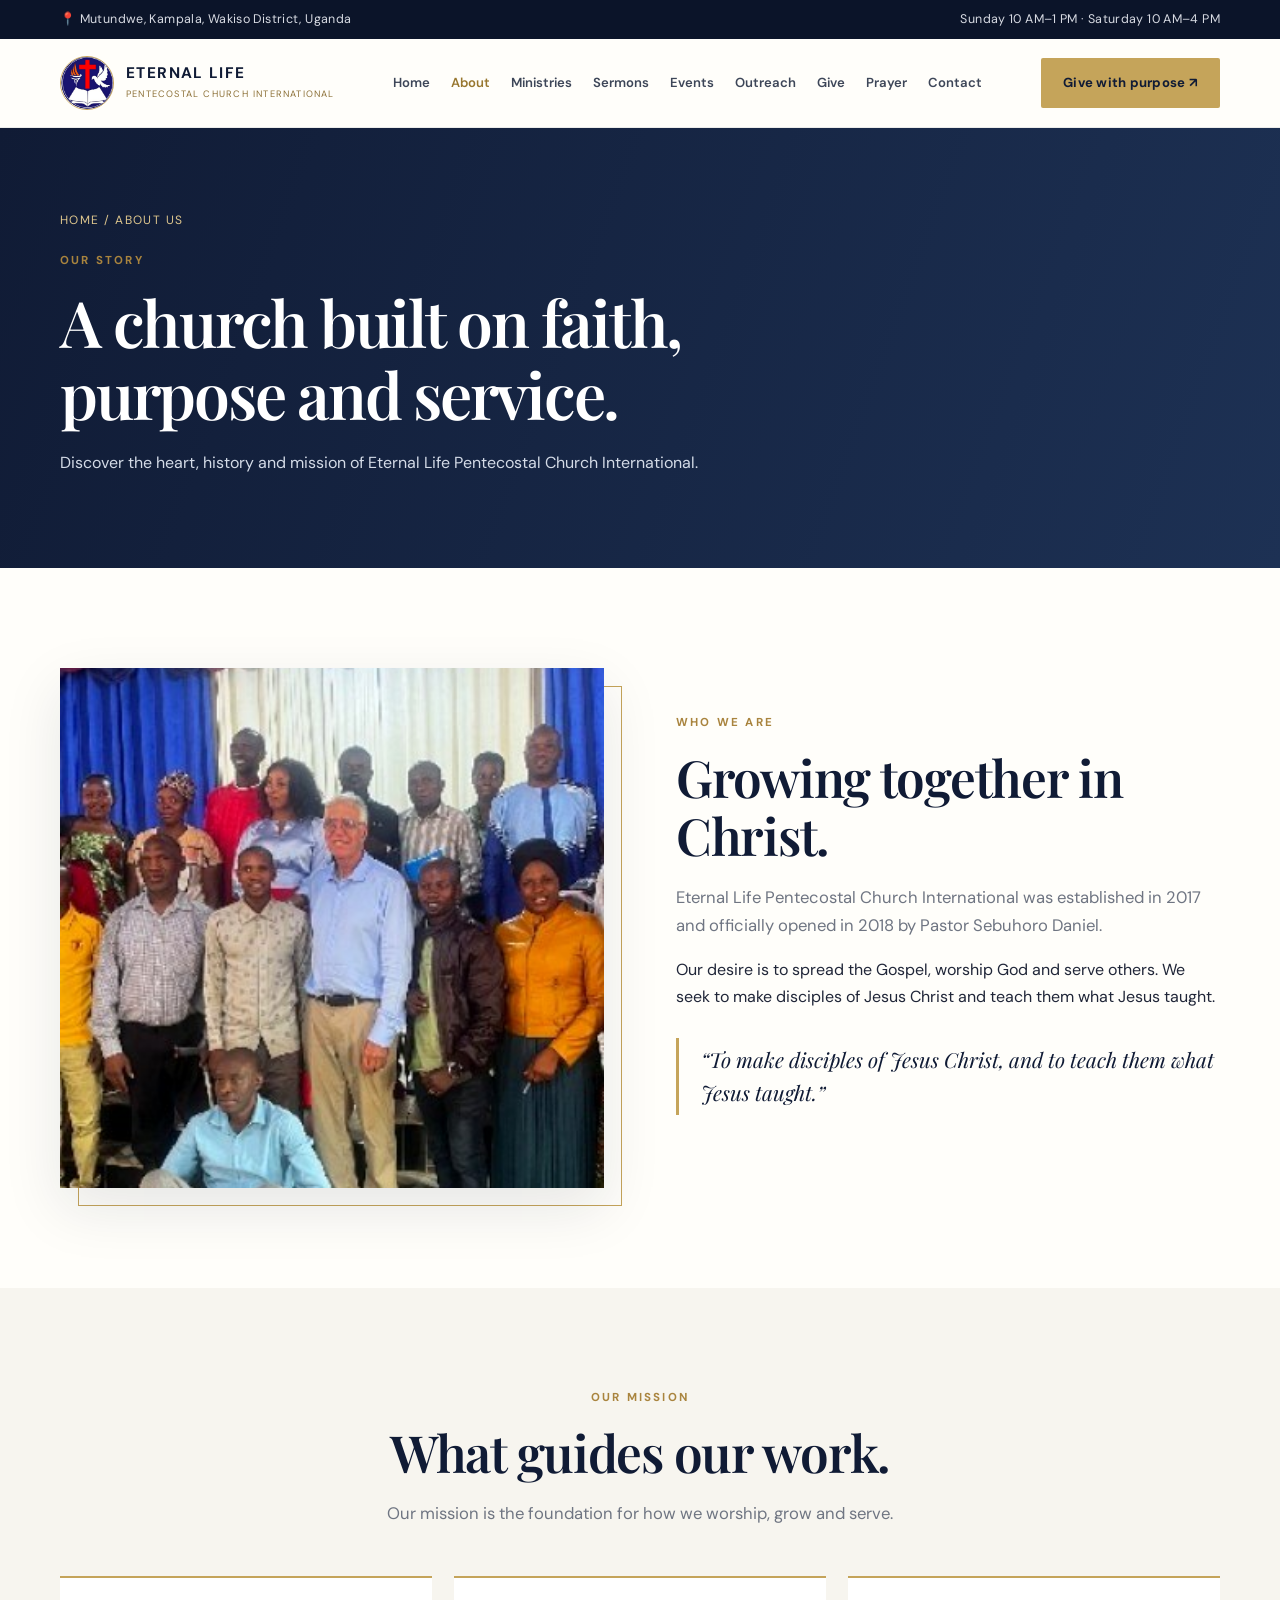
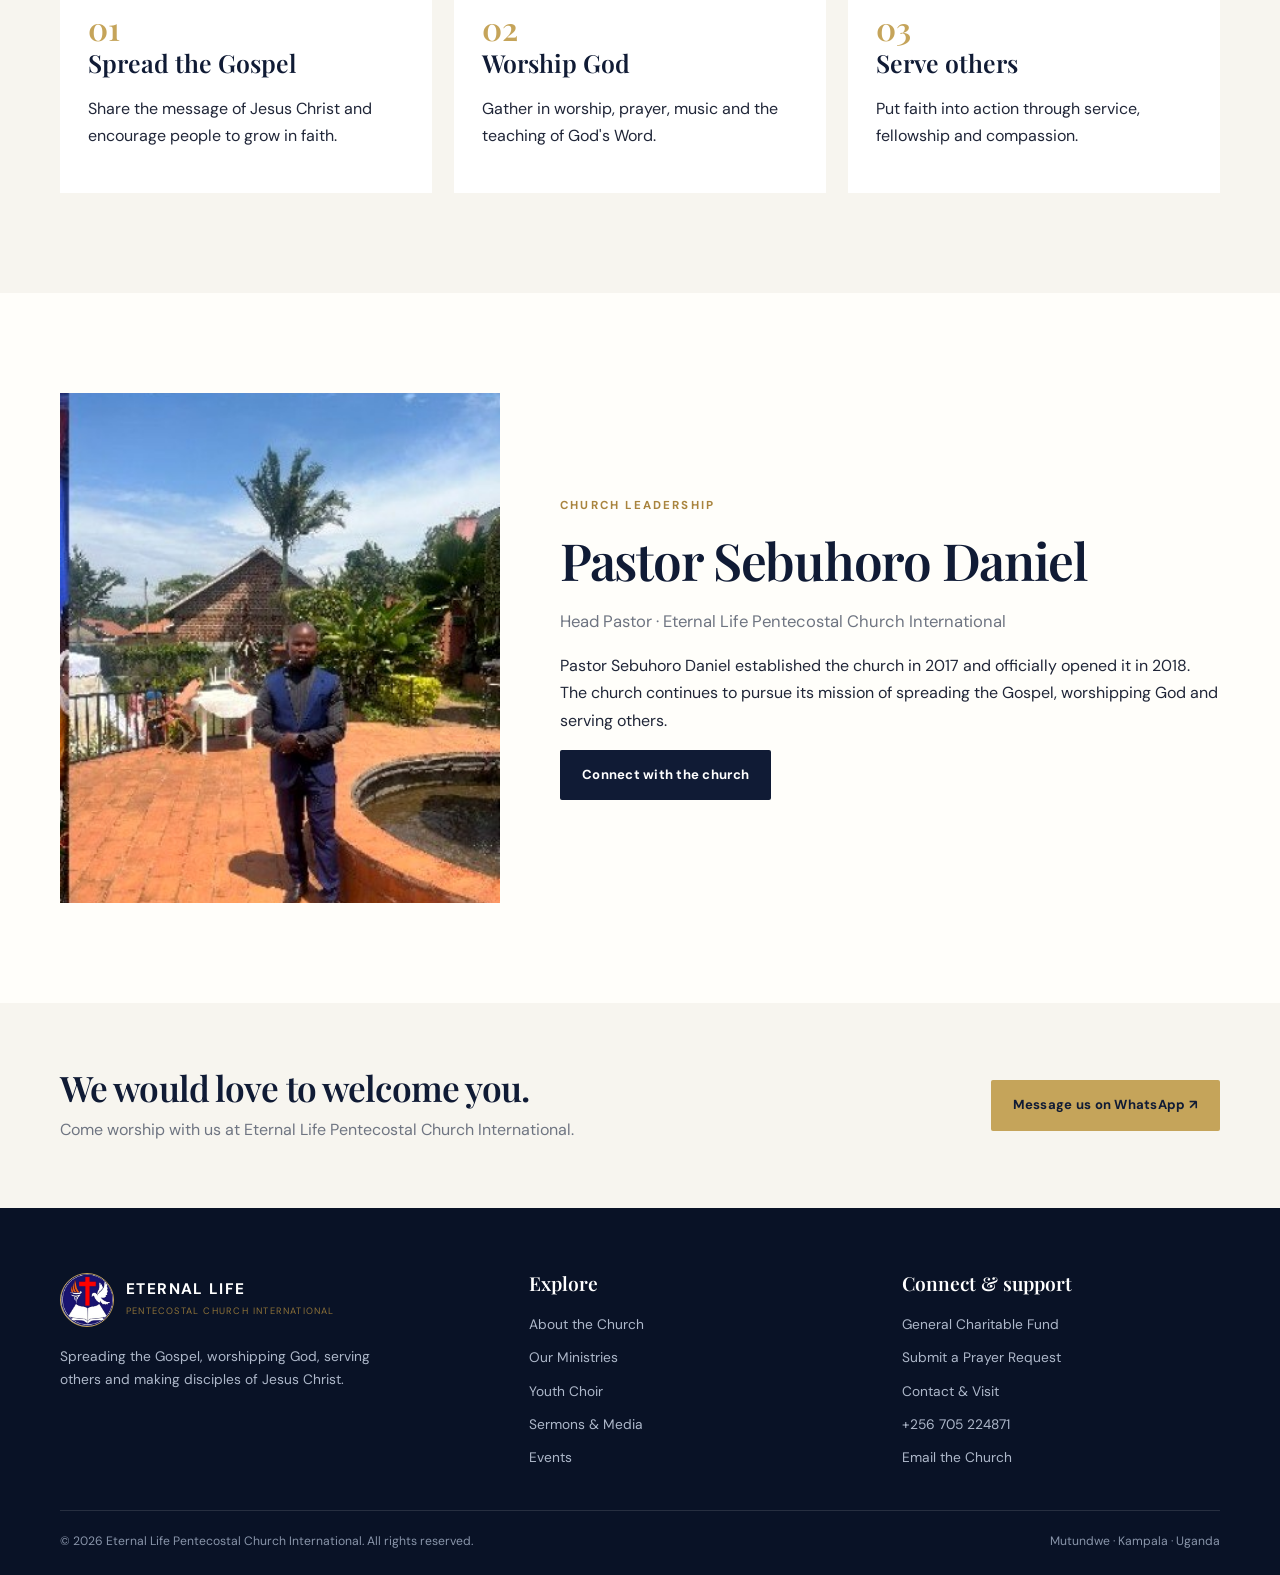
<file: about.html>
<!doctype html><html lang="en"><head><meta charset="utf-8"><meta name="viewport" content="width=device-width,initial-scale=1"><meta name="description" content="Eternal Life Pentecostal Church International in Mutundwe, Kampala. Faith, worship, fellowship and service."><meta name="theme-color" content="#101b35"><title>About Us | Eternal Life Pentecostal Church International</title><link rel="preconnect" href="https://fonts.googleapis.com"><link rel="preconnect" href="https://fonts.gstatic.com" crossorigin><link rel="stylesheet" href="site.css"></head><body><div class="topbar"><div class="container"><span>📍 Mutundwe, Kampala, Wakiso District, Uganda</span><span>Sunday 10 AM–1 PM · Saturday 10 AM–4 PM</span></div></div><header class="header"><div class="container nav"><a class="brand" href="index.html"><img src="church-logo-web.jpg" alt="Church logo"><span><strong>ETERNAL LIFE</strong><small>PENTECOSTAL CHURCH INTERNATIONAL</small></span></a><button class="menu" id="menuBtn" aria-label="Open menu" aria-expanded="false">☰</button><nav class="navlinks" id="navLinks"><a class="" href="index.html">Home</a><a class="active" href="about.html">About</a><a class="" href="ministries.html">Ministries</a><a class="" href="sermons.html">Sermons</a><a class="" href="events.html">Events</a><a class="" href="outreach.html">Outreach</a><a class="" href="give.html">Give</a><a class="" href="prayer.html">Prayer</a><a class="" href="contact.html">Contact</a></nav><a class="nav-cta" href="give.html">Give with purpose ↗</a></div></header><main>
<section class="page-hero"><div class="container"><div class="breadcrumb">Home / About us</div><div class="eyebrow">Our story</div><h1>A church built on faith, purpose and service.</h1><p>Discover the heart, history and mission of Eternal Life Pentecostal Church International.</p></div></section>
<section class="section"><div class="container split"><div class="photo-frame"><img src="church-members-full-web.jpg" alt="Church members gathered together"></div><div><div class="eyebrow">Who we are</div><h2>Growing together in Christ.</h2><p class="lead">Eternal Life Pentecostal Church International was established in 2017 and officially opened in 2018 by Pastor Sebuhoro Daniel.</p><p>Our desire is to spread the Gospel, worship God and serve others. We seek to make disciples of Jesus Christ and teach them what Jesus taught.</p><div class="quote">“To make disciples of Jesus Christ, and to teach them what Jesus taught.”</div></div></div></section>
<section class="section section-ivory"><div class="container"><div class="section-head"><div class="eyebrow">Our mission</div><h2>What guides our work.</h2><p>Our mission is the foundation for how we worship, grow and serve.</p></div><div class="impact-grid"><article class="impact"><div class="num">01</div><h3>Spread the Gospel</h3><p>Share the message of Jesus Christ and encourage people to grow in faith.</p></article><article class="impact"><div class="num">02</div><h3>Worship God</h3><p>Gather in worship, prayer, music and the teaching of God's Word.</p></article><article class="impact"><div class="num">03</div><h3>Serve others</h3><p>Put faith into action through service, fellowship and compassion.</p></article></div></div></section>
<section class="section"><div class="container pastor"><img src="pastor-ssebuhoro-daniel-web.jpg" alt="Pastor Sebuhoro Daniel"><div><div class="eyebrow">Church leadership</div><h2>Pastor Sebuhoro Daniel</h2><p class="lead">Head Pastor · Eternal Life Pentecostal Church International</p><p>Pastor Sebuhoro Daniel established the church in 2017 and officially opened it in 2018. The church continues to pursue its mission of spreading the Gospel, worshipping God and serving others.</p><a class="btn btn-dark" href="contact.html">Connect with the church</a></div></div></section>
</main><section class="cta"><div class="container cta-inner"><div><h2>We would love to welcome you.</h2><p>Come worship with us at Eternal Life Pentecostal Church International.</p></div><a class="btn btn-gold" target="_blank" rel="noopener" href="https://wa.me/256705224871">Message us on WhatsApp ↗</a></div></section><footer><div class="container"><div class="footer-grid"><div><a class="brand" href="index.html"><img src="church-logo-web.jpg" alt=""><span><strong style="color:white">ETERNAL LIFE</strong><small>PENTECOSTAL CHURCH INTERNATIONAL</small></span></a><p style="max-width:340px;margin-top:18px">Spreading the Gospel, worshipping God, serving others and making disciples of Jesus Christ.</p></div><div><h3>Explore</h3><div class="footer-links"><a href="about.html">About the Church</a><a href="ministries.html">Our Ministries</a><a href="youth-choir.html">Youth Choir</a><a href="sermons.html">Sermons & Media</a><a href="events.html">Events</a></div></div><div><h3>Connect & support</h3><div class="footer-links"><a href="give.html">General Charitable Fund</a><a href="prayer.html">Submit a Prayer Request</a><a href="contact.html">Contact & Visit</a><a href="tel:+256705224871">+256 705 224871</a><a href="mailto:churchinternationaleternallife@gmail.com">Email the Church</a></div></div></div><div class="footer-bottom"><span>© <span id="year"></span> Eternal Life Pentecostal Church International. All rights reserved.</span><span>Mutundwe · Kampala · Uganda</span></div></div></footer><script src="site.js"></script></body></html>
</file>
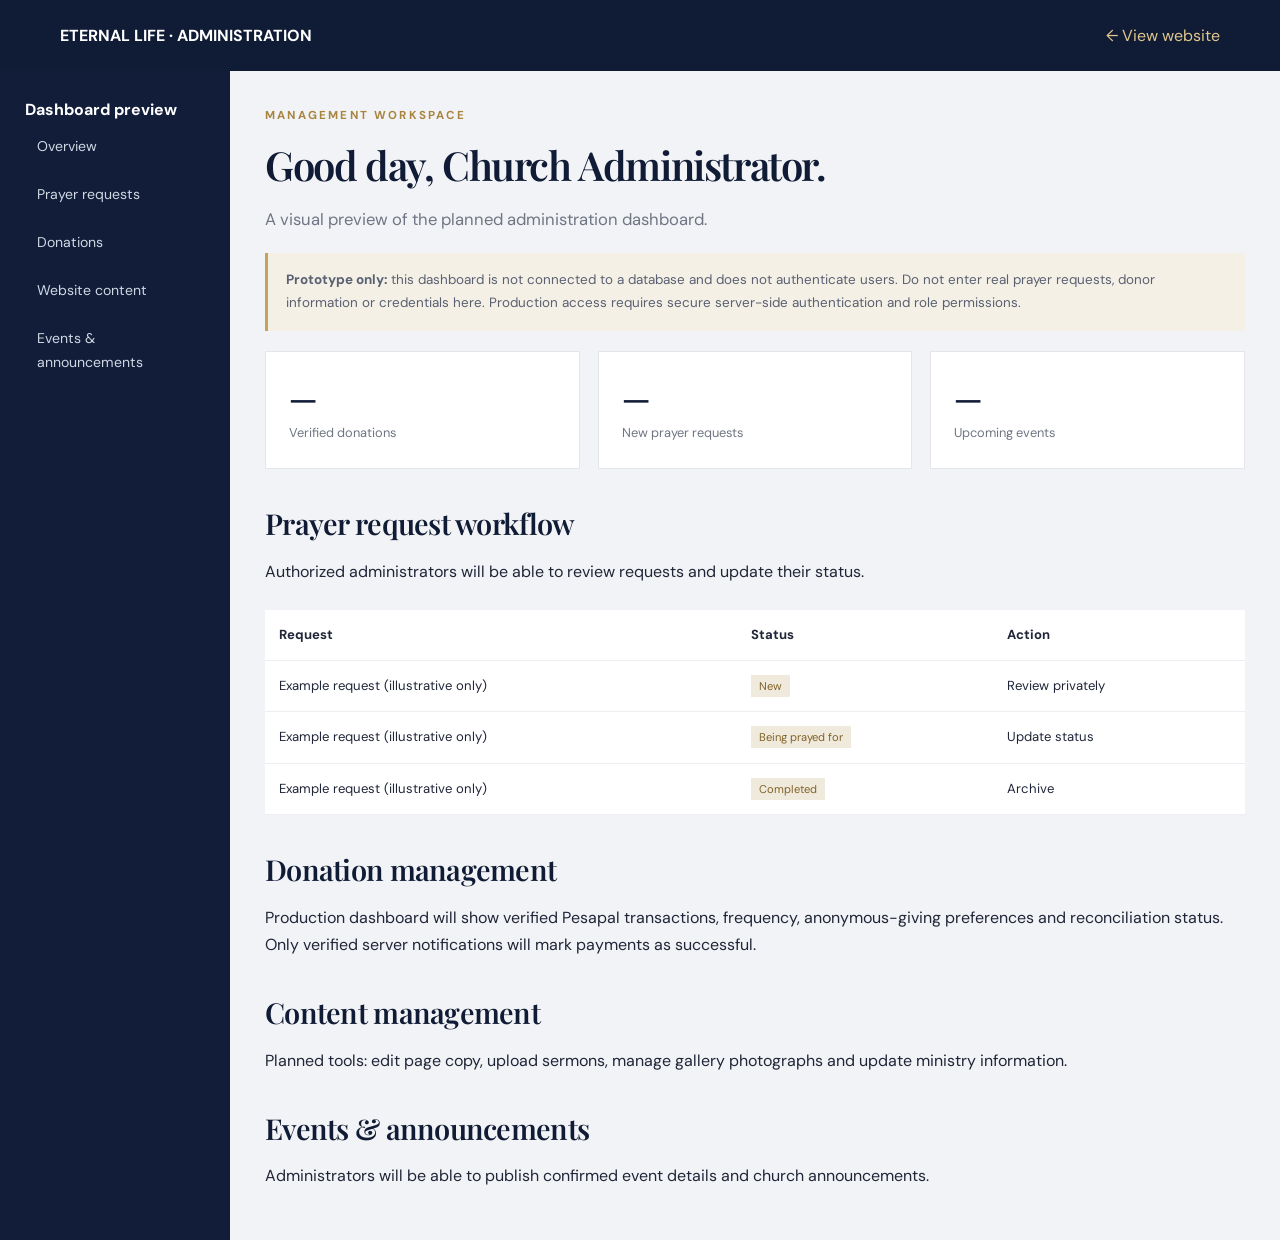
<file: admin.html>
<!doctype html><html lang="en"><head><meta charset="utf-8"><meta name="viewport" content="width=device-width,initial-scale=1"><title>Admin Dashboard | Eternal Life Pentecostal Church International</title><link rel="stylesheet" href="site.css"></head><body>
<div class="admin-shell"><div class="admin-top"><div class="container" style="display:flex;justify-content:space-between;align-items:center"><strong>ETERNAL LIFE · ADMINISTRATION</strong><a href="index.html" style="color:#dfc78e">← View website</a></div></div><div class="admin-layout"><aside class="admin-side"><strong>Dashboard preview</strong><a href="#overview">Overview</a><a href="#prayers">Prayer requests</a><a href="#donations">Donations</a><a href="#content">Website content</a><a href="#events">Events & announcements</a></aside><main class="admin-main"><div class="eyebrow">Management workspace</div><h1 style="font-size:2.5rem;color:var(--navy)">Good day, Church Administrator.</h1><p class="lead">A visual preview of the planned administration dashboard.</p><div class="notice"><strong>Prototype only:</strong> this dashboard is not connected to a database and does not authenticate users. Do not enter real prayer requests, donor information or credentials here. Production access requires secure server-side authentication and role permissions.</div><div class="admin-cards" id="overview"><div class="admin-card"><strong>—</strong><span>Verified donations</span></div><div class="admin-card"><strong>—</strong><span>New prayer requests</span></div><div class="admin-card"><strong>—</strong><span>Upcoming events</span></div></div><h2 id="prayers" style="font-size:1.8rem;margin-top:38px">Prayer request workflow</h2><p>Authorized administrators will be able to review requests and update their status.</p><table class="admin-table"><thead><tr><th>Request</th><th>Status</th><th>Action</th></tr></thead><tbody><tr><td>Example request (illustrative only)</td><td><span class="tag">New</span></td><td>Review privately</td></tr><tr><td>Example request (illustrative only)</td><td><span class="tag">Being prayed for</span></td><td>Update status</td></tr><tr><td>Example request (illustrative only)</td><td><span class="tag">Completed</span></td><td>Archive</td></tr></tbody></table><h2 id="donations" style="font-size:1.8rem;margin-top:38px">Donation management</h2><p>Production dashboard will show verified Pesapal transactions, frequency, anonymous-giving preferences and reconciliation status. Only verified server notifications will mark payments as successful.</p><h2 id="content" style="font-size:1.8rem;margin-top:38px">Content management</h2><p>Planned tools: edit page copy, upload sermons, manage gallery photographs and update ministry information.</p><h2 id="events" style="font-size:1.8rem;margin-top:38px">Events & announcements</h2><p>Administrators will be able to publish confirmed event details and church announcements.</p></main></div></div>
<script src="site.js"></script></body></html>
</file>
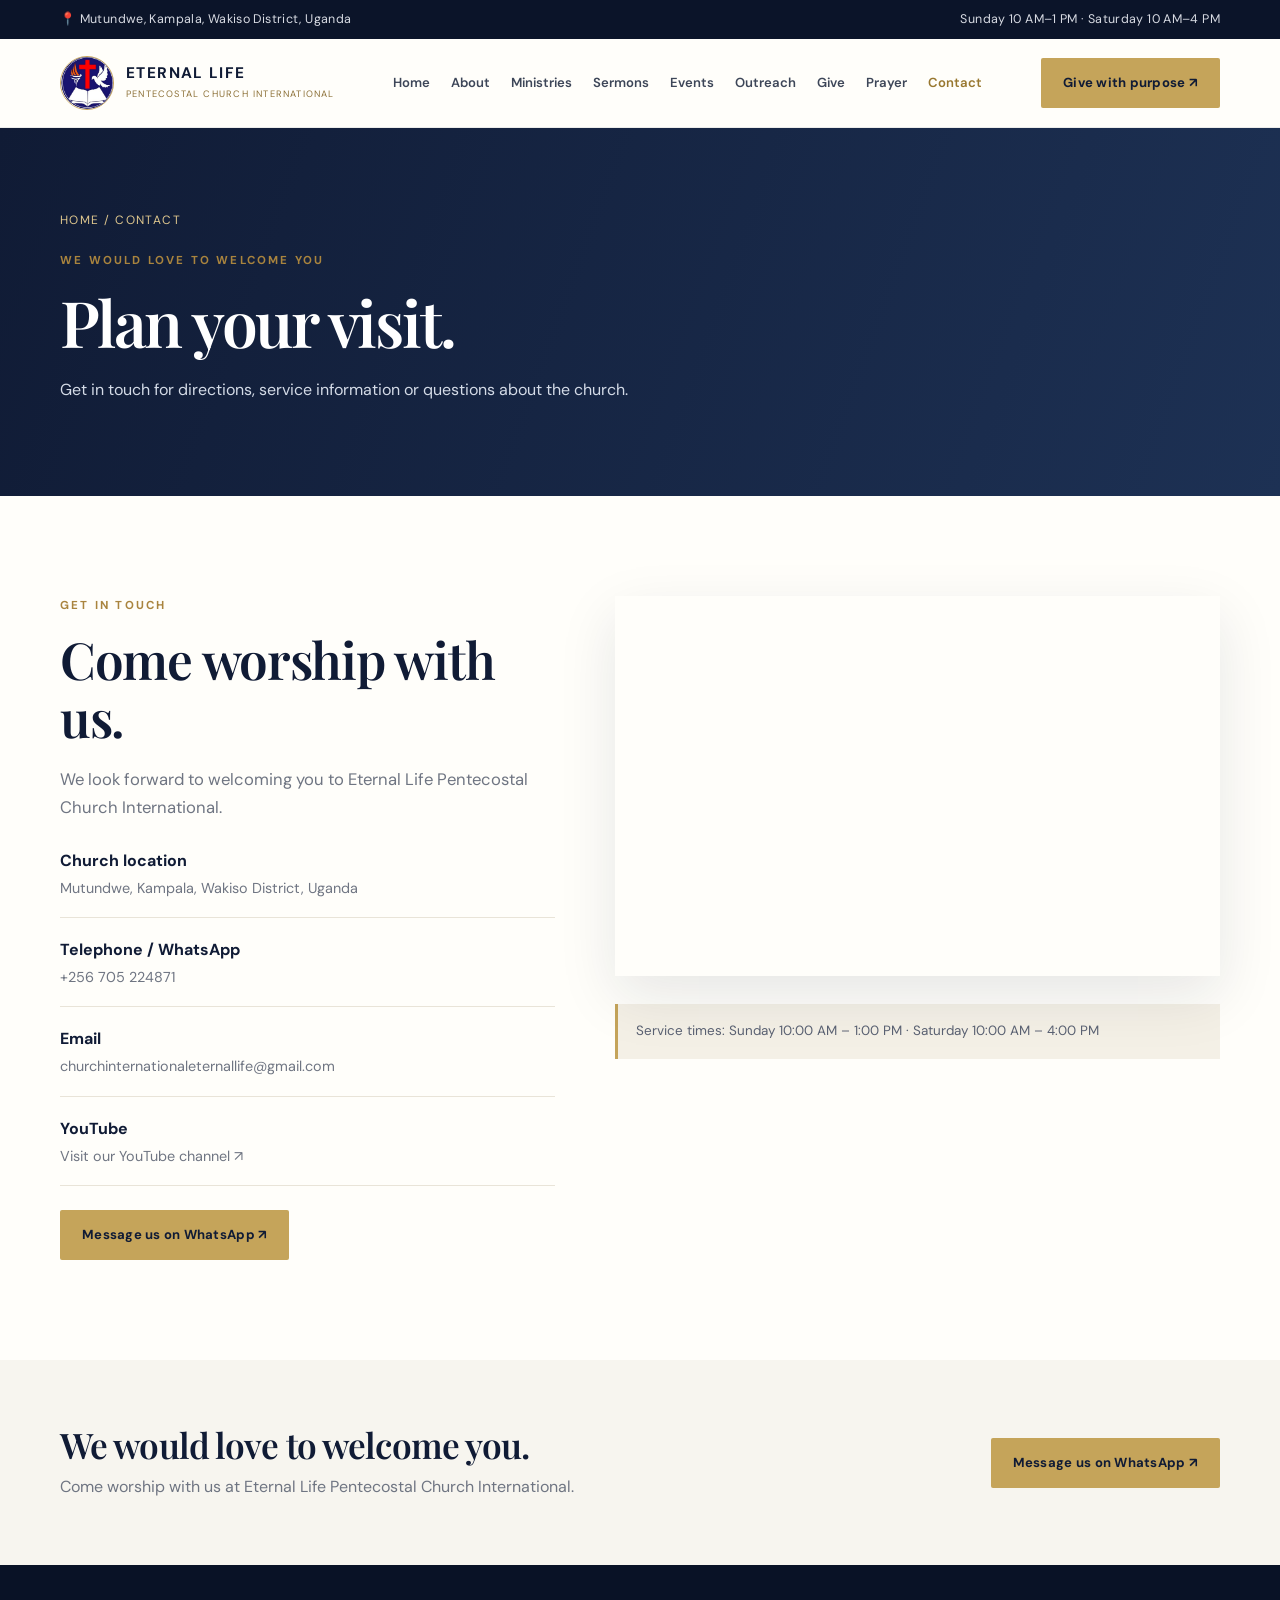
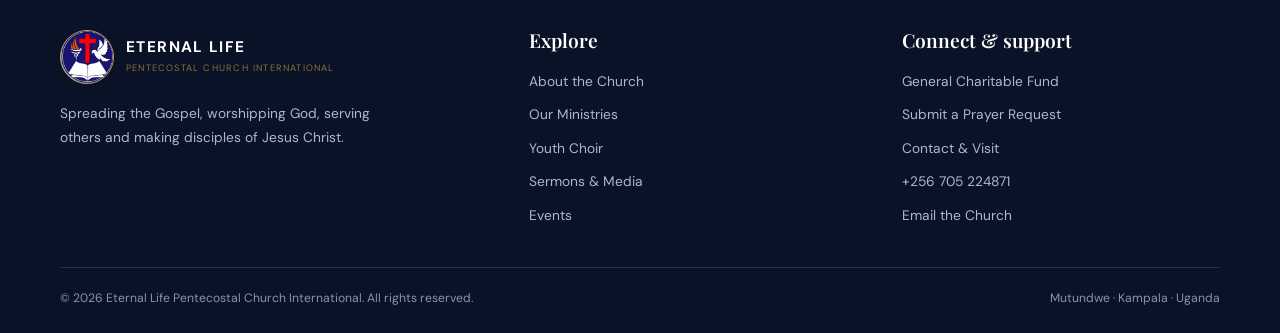
<file: contact.html>
<!doctype html><html lang="en"><head><meta charset="utf-8"><meta name="viewport" content="width=device-width,initial-scale=1"><meta name="description" content="Eternal Life Pentecostal Church International in Mutundwe, Kampala. Faith, worship, fellowship and service."><meta name="theme-color" content="#101b35"><title>Contact & Visit | Eternal Life Pentecostal Church International</title><link rel="preconnect" href="https://fonts.googleapis.com"><link rel="preconnect" href="https://fonts.gstatic.com" crossorigin><link rel="stylesheet" href="site.css"></head><body><div class="topbar"><div class="container"><span>📍 Mutundwe, Kampala, Wakiso District, Uganda</span><span>Sunday 10 AM–1 PM · Saturday 10 AM–4 PM</span></div></div><header class="header"><div class="container nav"><a class="brand" href="index.html"><img src="church-logo-web.jpg" alt="Church logo"><span><strong>ETERNAL LIFE</strong><small>PENTECOSTAL CHURCH INTERNATIONAL</small></span></a><button class="menu" id="menuBtn" aria-label="Open menu" aria-expanded="false">☰</button><nav class="navlinks" id="navLinks"><a class="" href="index.html">Home</a><a class="" href="about.html">About</a><a class="" href="ministries.html">Ministries</a><a class="" href="sermons.html">Sermons</a><a class="" href="events.html">Events</a><a class="" href="outreach.html">Outreach</a><a class="" href="give.html">Give</a><a class="" href="prayer.html">Prayer</a><a class="active" href="contact.html">Contact</a></nav><a class="nav-cta" href="give.html">Give with purpose ↗</a></div></header><main>
<section class="page-hero"><div class="container"><div class="breadcrumb">Home / Contact</div><div class="eyebrow">We would love to welcome you</div><h1>Plan your visit.</h1><p>Get in touch for directions, service information or questions about the church.</p></div></section>
<section class="section"><div class="container contact-grid"><div><div class="eyebrow">Get in touch</div><h2>Come worship with us.</h2><p class="lead">We look forward to welcoming you to Eternal Life Pentecostal Church International.</p><div class="contact-list"><div class="contact-item"><strong>Church location</strong><span>Mutundwe, Kampala, Wakiso District, Uganda</span></div><div class="contact-item"><strong>Telephone / WhatsApp</strong><a href="tel:+256705224871">+256 705 224871</a></div><div class="contact-item"><strong>Email</strong><a href="mailto:churchinternationaleternallife@gmail.com">churchinternationaleternallife@gmail.com</a></div><div class="contact-item"><strong>YouTube</strong><a target="_blank" rel="noopener" href="https://youtube.com/@eternallifepentecostalchur5250?si=ZOp0n9ESfdSp3fed">Visit our YouTube channel ↗</a></div></div><a class="btn btn-gold" style="margin-top:24px" target="_blank" rel="noopener" href="https://wa.me/256705224871">Message us on WhatsApp ↗</a></div><div><iframe class="map" title="Map showing Mutundwe, Kampala" loading="lazy" referrerpolicy="no-referrer-when-downgrade" src="https://www.google.com/maps?q=Mutundwe,Kampala,Uganda&output=embed"></iframe><div class="notice">Service times: Sunday 10:00 AM – 1:00 PM · Saturday 10:00 AM – 4:00 PM</div></div></div></section>
</main><section class="cta"><div class="container cta-inner"><div><h2>We would love to welcome you.</h2><p>Come worship with us at Eternal Life Pentecostal Church International.</p></div><a class="btn btn-gold" target="_blank" rel="noopener" href="https://wa.me/256705224871">Message us on WhatsApp ↗</a></div></section><footer><div class="container"><div class="footer-grid"><div><a class="brand" href="index.html"><img src="church-logo-web.jpg" alt=""><span><strong style="color:white">ETERNAL LIFE</strong><small>PENTECOSTAL CHURCH INTERNATIONAL</small></span></a><p style="max-width:340px;margin-top:18px">Spreading the Gospel, worshipping God, serving others and making disciples of Jesus Christ.</p></div><div><h3>Explore</h3><div class="footer-links"><a href="about.html">About the Church</a><a href="ministries.html">Our Ministries</a><a href="youth-choir.html">Youth Choir</a><a href="sermons.html">Sermons & Media</a><a href="events.html">Events</a></div></div><div><h3>Connect & support</h3><div class="footer-links"><a href="give.html">General Charitable Fund</a><a href="prayer.html">Submit a Prayer Request</a><a href="contact.html">Contact & Visit</a><a href="tel:+256705224871">+256 705 224871</a><a href="mailto:churchinternationaleternallife@gmail.com">Email the Church</a></div></div></div><div class="footer-bottom"><span>© <span id="year"></span> Eternal Life Pentecostal Church International. All rights reserved.</span><span>Mutundwe · Kampala · Uganda</span></div></div></footer><script src="site.js"></script></body></html>
</file>
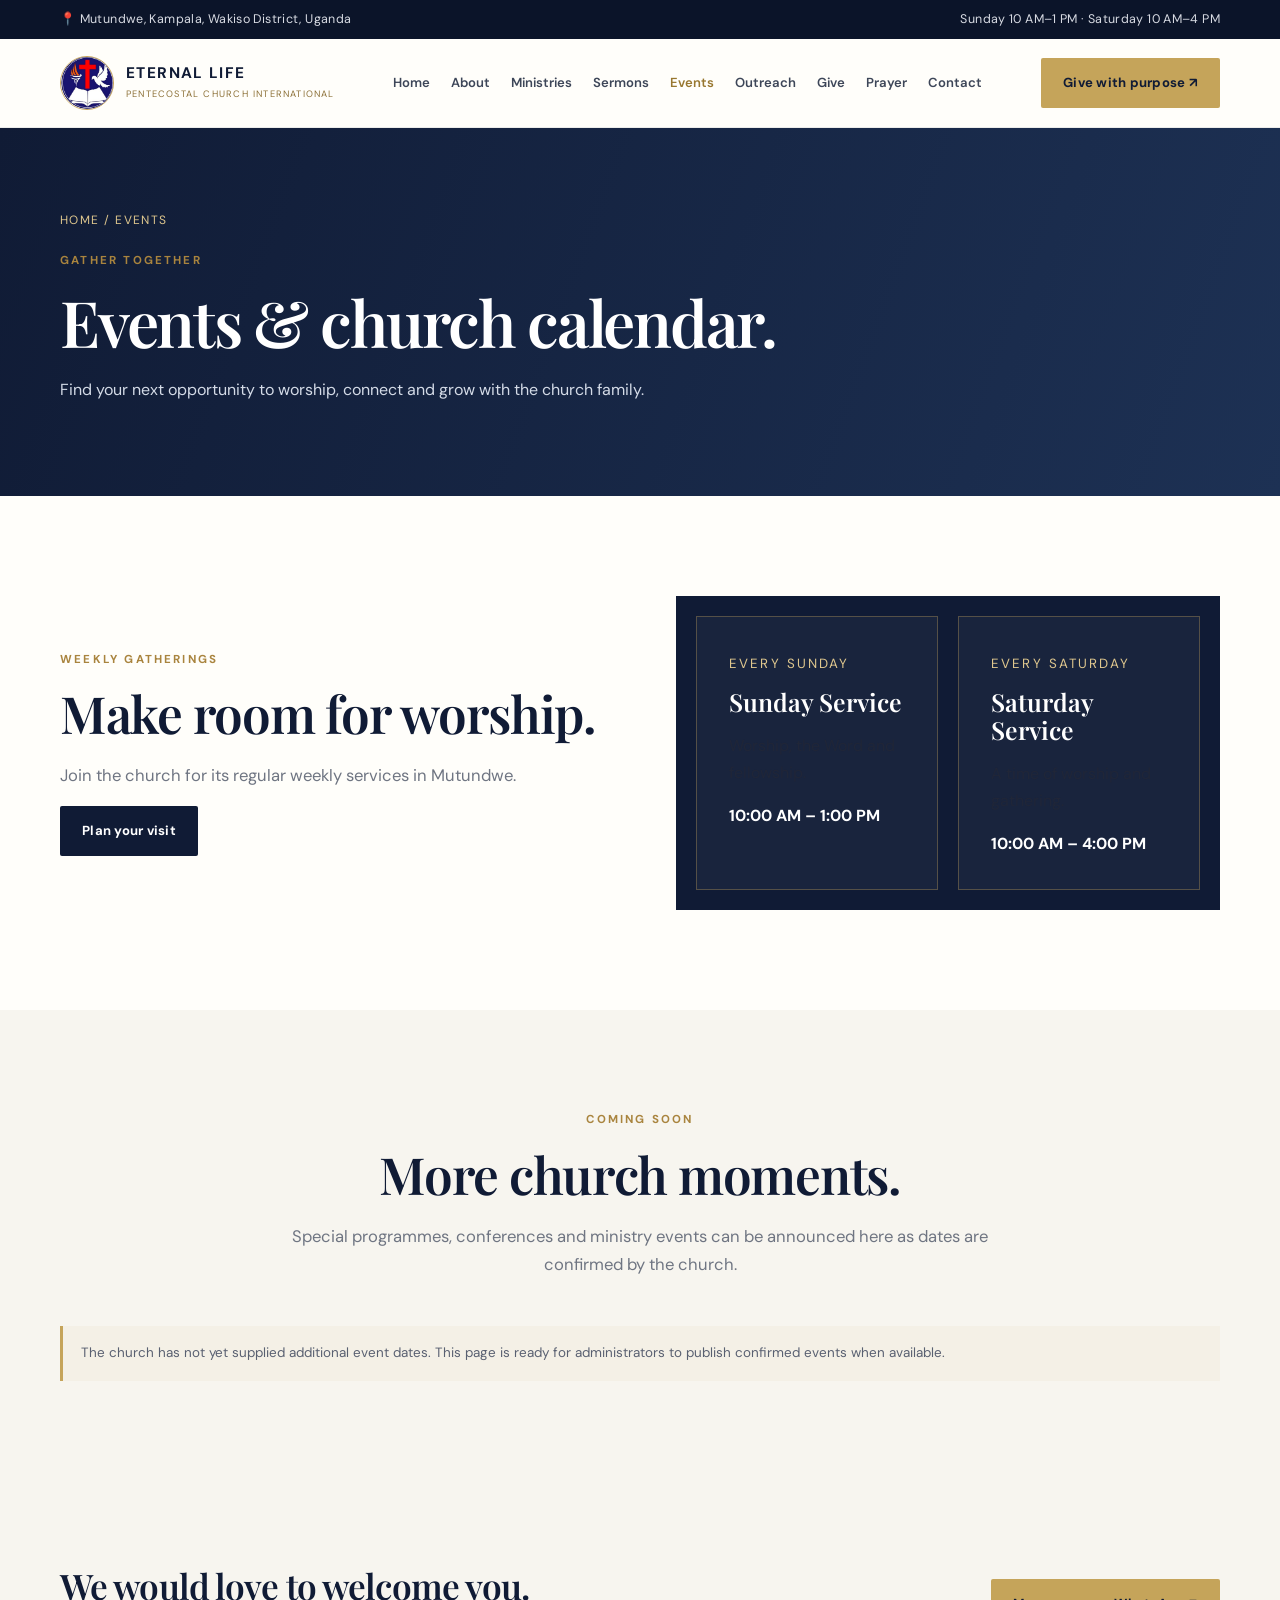
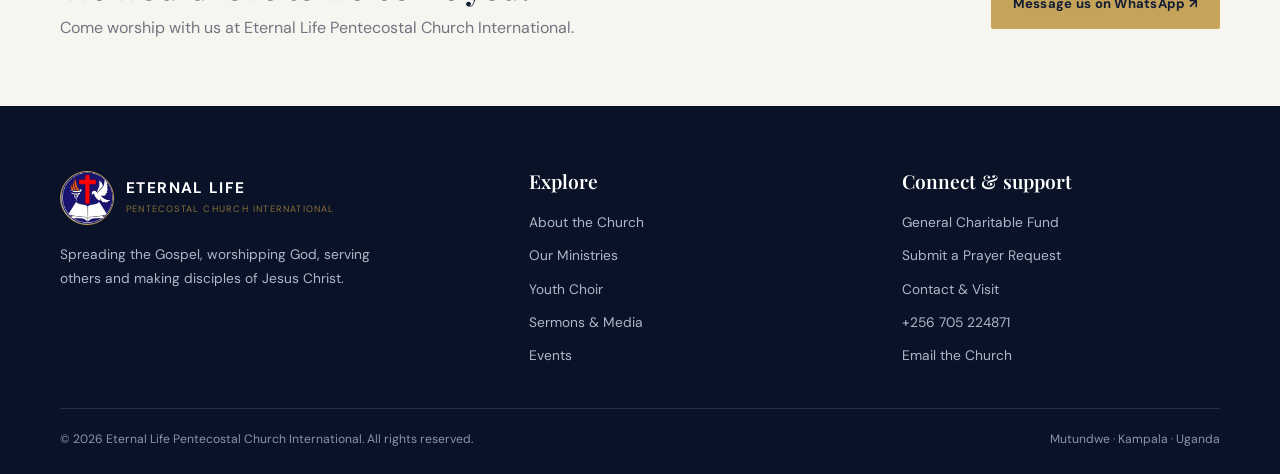
<file: events.html>
<!doctype html><html lang="en"><head><meta charset="utf-8"><meta name="viewport" content="width=device-width,initial-scale=1"><meta name="description" content="Eternal Life Pentecostal Church International in Mutundwe, Kampala. Faith, worship, fellowship and service."><meta name="theme-color" content="#101b35"><title>Events | Eternal Life Pentecostal Church International</title><link rel="preconnect" href="https://fonts.googleapis.com"><link rel="preconnect" href="https://fonts.gstatic.com" crossorigin><link rel="stylesheet" href="site.css"></head><body><div class="topbar"><div class="container"><span>📍 Mutundwe, Kampala, Wakiso District, Uganda</span><span>Sunday 10 AM–1 PM · Saturday 10 AM–4 PM</span></div></div><header class="header"><div class="container nav"><a class="brand" href="index.html"><img src="church-logo-web.jpg" alt="Church logo"><span><strong>ETERNAL LIFE</strong><small>PENTECOSTAL CHURCH INTERNATIONAL</small></span></a><button class="menu" id="menuBtn" aria-label="Open menu" aria-expanded="false">☰</button><nav class="navlinks" id="navLinks"><a class="" href="index.html">Home</a><a class="" href="about.html">About</a><a class="" href="ministries.html">Ministries</a><a class="" href="sermons.html">Sermons</a><a class="active" href="events.html">Events</a><a class="" href="outreach.html">Outreach</a><a class="" href="give.html">Give</a><a class="" href="prayer.html">Prayer</a><a class="" href="contact.html">Contact</a></nav><a class="nav-cta" href="give.html">Give with purpose ↗</a></div></header><main>
<section class="page-hero"><div class="container"><div class="breadcrumb">Home / Events</div><div class="eyebrow">Gather together</div><h1>Events & church calendar.</h1><p>Find your next opportunity to worship, connect and grow with the church family.</p></div></section>
<section class="section"><div class="container split"><div><div class="eyebrow">Weekly gatherings</div><h2>Make room for worship.</h2><p class="lead">Join the church for its regular weekly services in Mutundwe.</p><a class="btn btn-dark" href="contact.html">Plan your visit</a></div><div class="schedule" style="background:var(--navy);padding:20px"><article><small>Every Sunday</small><h3>Sunday Service</h3><p>Worship, the Word and fellowship.</p><strong>10:00 AM – 1:00 PM</strong></article><article><small>Every Saturday</small><h3>Saturday Service</h3><p>A time of worship and gathering.</p><strong>10:00 AM – 4:00 PM</strong></article></div></div></section>
<section class="section section-ivory"><div class="container"><div class="section-head"><div class="eyebrow">Coming soon</div><h2>More church moments.</h2><p>Special programmes, conferences and ministry events can be announced here as dates are confirmed by the church.</p></div><div class="notice">The church has not yet supplied additional event dates. This page is ready for administrators to publish confirmed events when available.</div></div></section>
</main><section class="cta"><div class="container cta-inner"><div><h2>We would love to welcome you.</h2><p>Come worship with us at Eternal Life Pentecostal Church International.</p></div><a class="btn btn-gold" target="_blank" rel="noopener" href="https://wa.me/256705224871">Message us on WhatsApp ↗</a></div></section><footer><div class="container"><div class="footer-grid"><div><a class="brand" href="index.html"><img src="church-logo-web.jpg" alt=""><span><strong style="color:white">ETERNAL LIFE</strong><small>PENTECOSTAL CHURCH INTERNATIONAL</small></span></a><p style="max-width:340px;margin-top:18px">Spreading the Gospel, worshipping God, serving others and making disciples of Jesus Christ.</p></div><div><h3>Explore</h3><div class="footer-links"><a href="about.html">About the Church</a><a href="ministries.html">Our Ministries</a><a href="youth-choir.html">Youth Choir</a><a href="sermons.html">Sermons & Media</a><a href="events.html">Events</a></div></div><div><h3>Connect & support</h3><div class="footer-links"><a href="give.html">General Charitable Fund</a><a href="prayer.html">Submit a Prayer Request</a><a href="contact.html">Contact & Visit</a><a href="tel:+256705224871">+256 705 224871</a><a href="mailto:churchinternationaleternallife@gmail.com">Email the Church</a></div></div></div><div class="footer-bottom"><span>© <span id="year"></span> Eternal Life Pentecostal Church International. All rights reserved.</span><span>Mutundwe · Kampala · Uganda</span></div></div></footer><script src="site.js"></script></body></html>
</file>
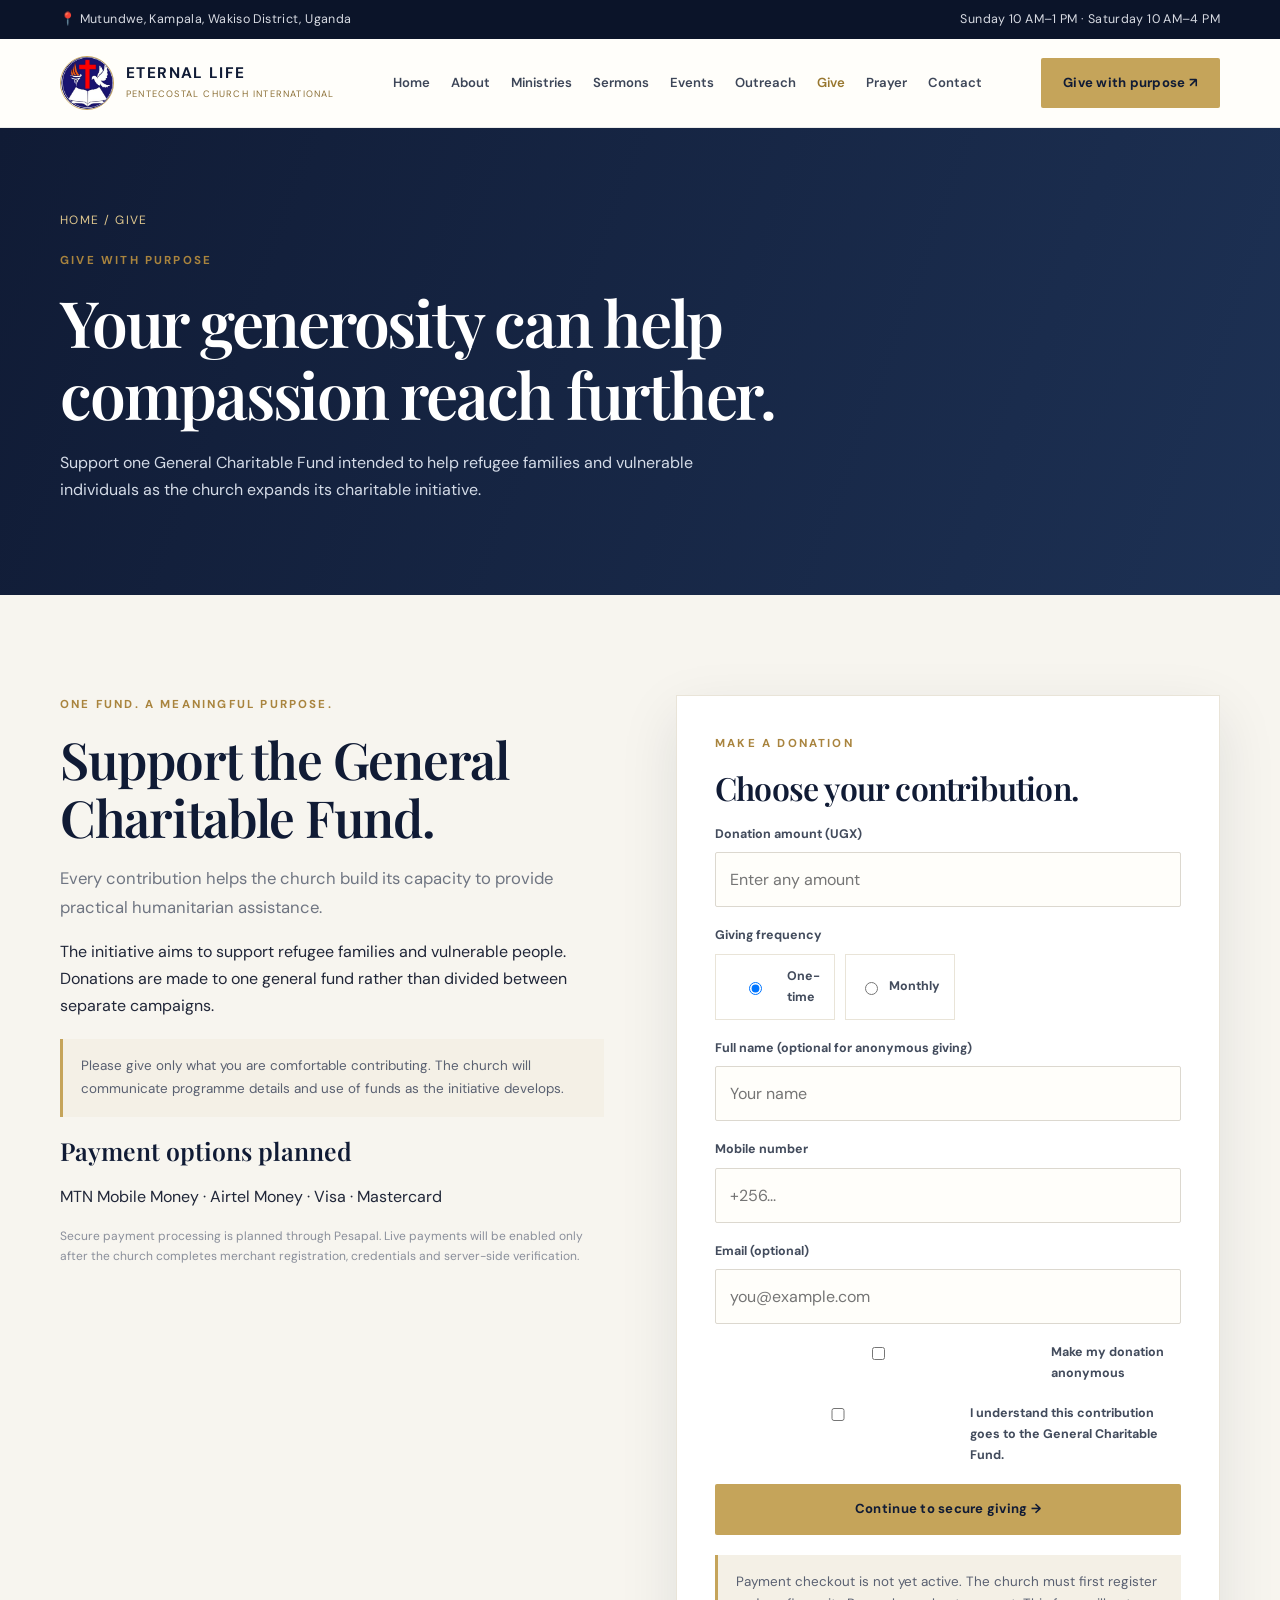
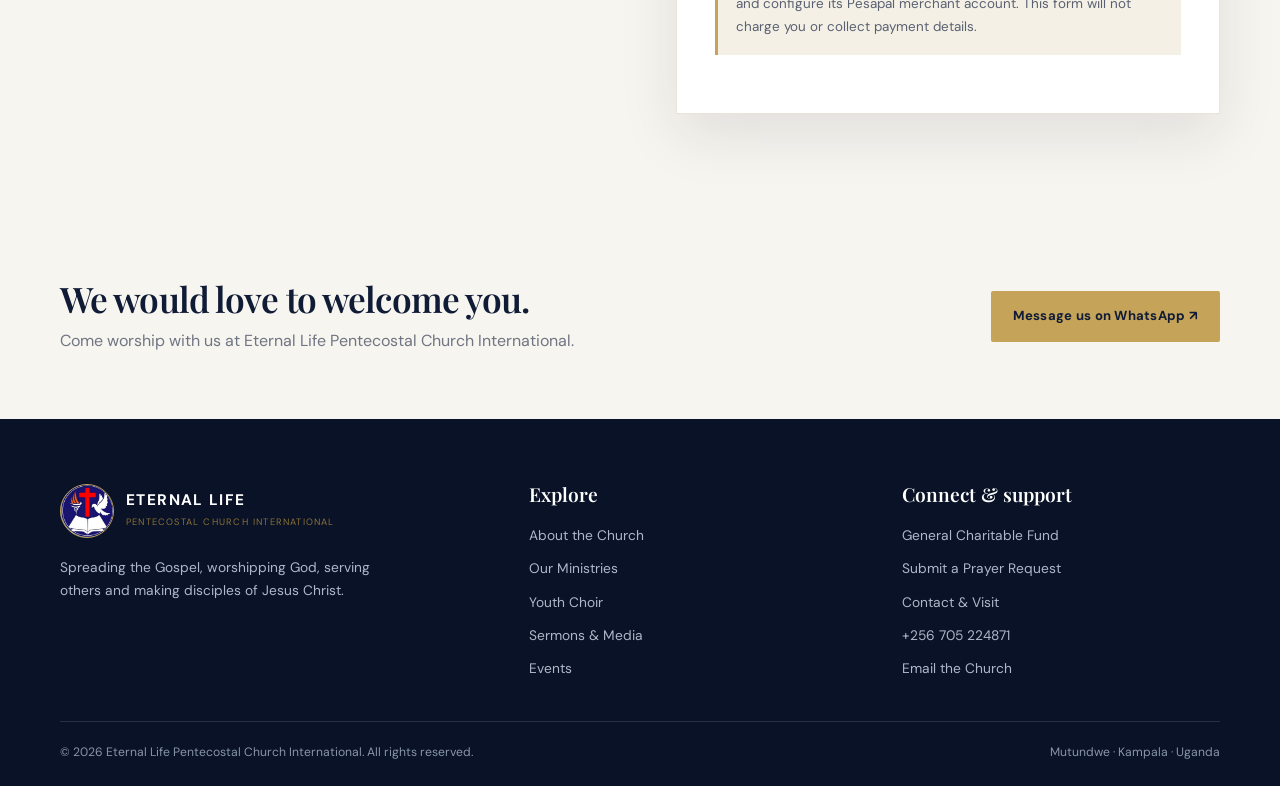
<file: give.html>
<!doctype html><html lang="en"><head><meta charset="utf-8"><meta name="viewport" content="width=device-width,initial-scale=1"><meta name="description" content="Eternal Life Pentecostal Church International in Mutundwe, Kampala. Faith, worship, fellowship and service."><meta name="theme-color" content="#101b35"><title>Give | Eternal Life Pentecostal Church International</title><link rel="preconnect" href="https://fonts.googleapis.com"><link rel="preconnect" href="https://fonts.gstatic.com" crossorigin><link rel="stylesheet" href="site.css"></head><body><div class="topbar"><div class="container"><span>📍 Mutundwe, Kampala, Wakiso District, Uganda</span><span>Sunday 10 AM–1 PM · Saturday 10 AM–4 PM</span></div></div><header class="header"><div class="container nav"><a class="brand" href="index.html"><img src="church-logo-web.jpg" alt="Church logo"><span><strong>ETERNAL LIFE</strong><small>PENTECOSTAL CHURCH INTERNATIONAL</small></span></a><button class="menu" id="menuBtn" aria-label="Open menu" aria-expanded="false">☰</button><nav class="navlinks" id="navLinks"><a class="" href="index.html">Home</a><a class="" href="about.html">About</a><a class="" href="ministries.html">Ministries</a><a class="" href="sermons.html">Sermons</a><a class="" href="events.html">Events</a><a class="" href="outreach.html">Outreach</a><a class="active" href="give.html">Give</a><a class="" href="prayer.html">Prayer</a><a class="" href="contact.html">Contact</a></nav><a class="nav-cta" href="give.html">Give with purpose ↗</a></div></header><main>
<section class="page-hero"><div class="container"><div class="breadcrumb">Home / Give</div><div class="eyebrow">Give with purpose</div><h1>Your generosity can help compassion reach further.</h1><p>Support one General Charitable Fund intended to help refugee families and vulnerable individuals as the church expands its charitable initiative.</p></div></section>
<section class="section section-ivory"><div class="container split" style="align-items:start"><div><div class="eyebrow">One fund. A meaningful purpose.</div><h2>Support the General Charitable Fund.</h2><p class="lead">Every contribution helps the church build its capacity to provide practical humanitarian assistance.</p><p>The initiative aims to support refugee families and vulnerable people. Donations are made to one general fund rather than divided between separate campaigns.</p><div class="notice">Please give only what you are comfortable contributing. The church will communicate programme details and use of funds as the initiative develops.</div><h3>Payment options planned</h3><p>MTN Mobile Money · Airtel Money · Visa · Mastercard</p><p class="footer-note">Secure payment processing is planned through Pesapal. Live payments will be enabled only after the church completes merchant registration, credentials and server-side verification.</p></div><div class="giving-box"><div class="eyebrow">Make a donation</div><h2 style="font-size:2rem">Choose your contribution.</h2><form id="donationForm"><div class="form-grid"><div class="field full"><label for="amount">Donation amount (UGX)</label><input id="amount" name="amount" type="number" min="1000" step="500" placeholder="Enter any amount" required></div><div class="field full"><label>Giving frequency</label><div class="choice-row"><label class="choice"><input type="radio" name="frequency" value="one-time" checked> One-time</label><label class="choice"><input type="radio" name="frequency" value="monthly"> Monthly</label></div></div><div class="field full"><label for="donorName">Full name (optional for anonymous giving)</label><input id="donorName" name="name" placeholder="Your name"></div><div class="field full"><label for="donorPhone">Mobile number</label><input id="donorPhone" name="phone" type="tel" placeholder="+256..." required></div><div class="field full"><label for="donorEmail">Email (optional)</label><input id="donorEmail" name="email" type="email" placeholder="you@example.com"></div><div class="field full"><label class="checkline"><input type="checkbox" id="anonymous" name="anonymous"> Make my donation anonymous</label></div><div class="field full"><label class="checkline"><input type="checkbox" required> I understand this contribution goes to the General Charitable Fund.</label></div><div class="field full"><button class="btn btn-gold" type="submit">Continue to secure giving →</button></div></div><div class="notice">Payment checkout is not yet active. The church must first register and configure its Pesapal merchant account. This form will not charge you or collect payment details.</div><div class="status" id="donationStatus"></div></form></div></div></section>
</main><section class="cta"><div class="container cta-inner"><div><h2>We would love to welcome you.</h2><p>Come worship with us at Eternal Life Pentecostal Church International.</p></div><a class="btn btn-gold" target="_blank" rel="noopener" href="https://wa.me/256705224871">Message us on WhatsApp ↗</a></div></section><footer><div class="container"><div class="footer-grid"><div><a class="brand" href="index.html"><img src="church-logo-web.jpg" alt=""><span><strong style="color:white">ETERNAL LIFE</strong><small>PENTECOSTAL CHURCH INTERNATIONAL</small></span></a><p style="max-width:340px;margin-top:18px">Spreading the Gospel, worshipping God, serving others and making disciples of Jesus Christ.</p></div><div><h3>Explore</h3><div class="footer-links"><a href="about.html">About the Church</a><a href="ministries.html">Our Ministries</a><a href="youth-choir.html">Youth Choir</a><a href="sermons.html">Sermons & Media</a><a href="events.html">Events</a></div></div><div><h3>Connect & support</h3><div class="footer-links"><a href="give.html">General Charitable Fund</a><a href="prayer.html">Submit a Prayer Request</a><a href="contact.html">Contact & Visit</a><a href="tel:+256705224871">+256 705 224871</a><a href="mailto:churchinternationaleternallife@gmail.com">Email the Church</a></div></div></div><div class="footer-bottom"><span>© <span id="year"></span> Eternal Life Pentecostal Church International. All rights reserved.</span><span>Mutundwe · Kampala · Uganda</span></div></div></footer><script src="site.js"></script></body></html>
</file>
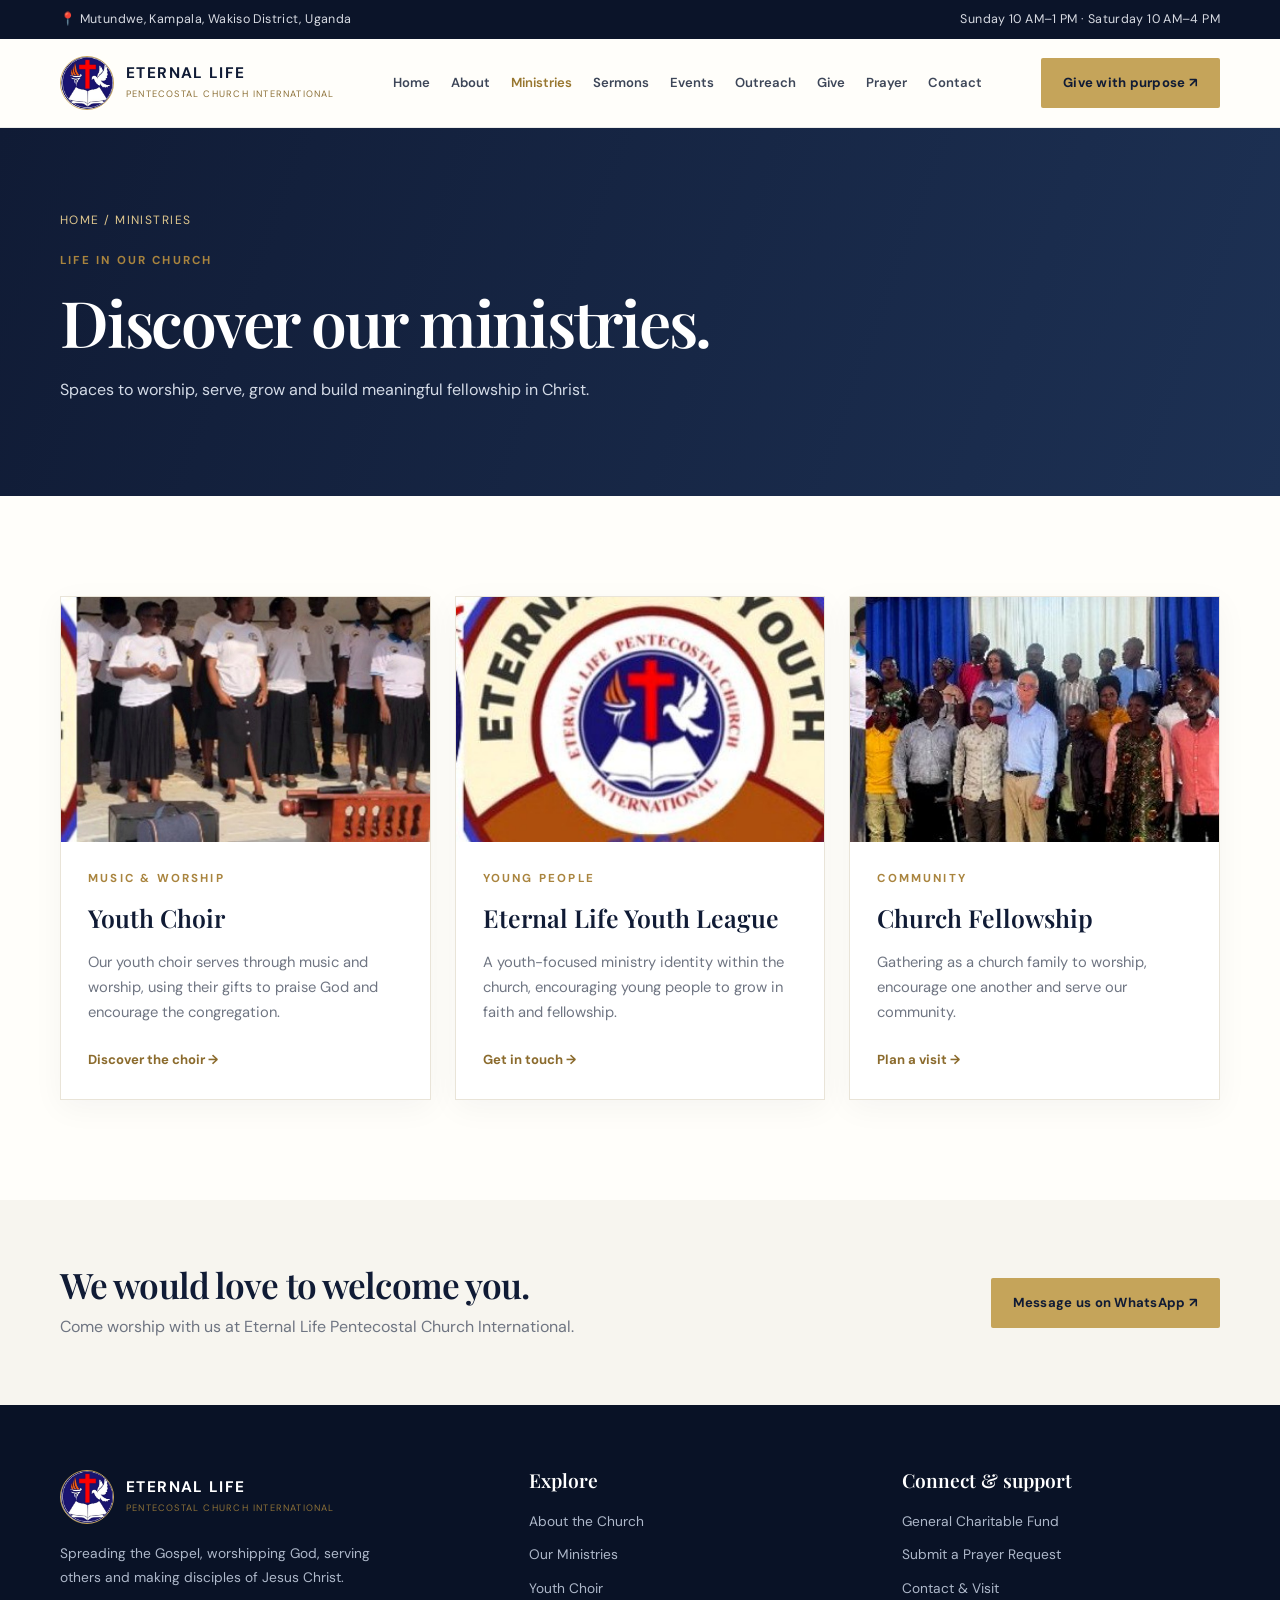
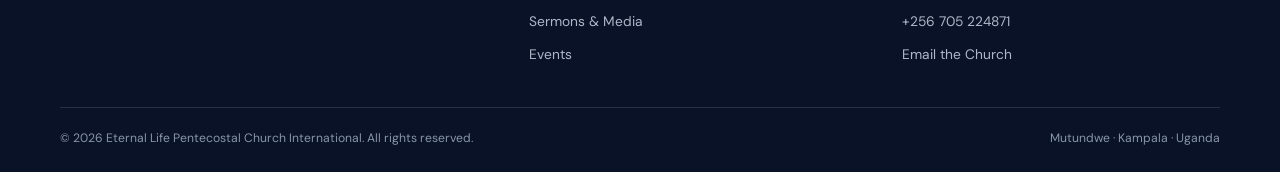
<file: ministries.html>
<!doctype html><html lang="en"><head><meta charset="utf-8"><meta name="viewport" content="width=device-width,initial-scale=1"><meta name="description" content="Eternal Life Pentecostal Church International in Mutundwe, Kampala. Faith, worship, fellowship and service."><meta name="theme-color" content="#101b35"><title>Ministries | Eternal Life Pentecostal Church International</title><link rel="preconnect" href="https://fonts.googleapis.com"><link rel="preconnect" href="https://fonts.gstatic.com" crossorigin><link rel="stylesheet" href="site.css"></head><body><div class="topbar"><div class="container"><span>📍 Mutundwe, Kampala, Wakiso District, Uganda</span><span>Sunday 10 AM–1 PM · Saturday 10 AM–4 PM</span></div></div><header class="header"><div class="container nav"><a class="brand" href="index.html"><img src="church-logo-web.jpg" alt="Church logo"><span><strong>ETERNAL LIFE</strong><small>PENTECOSTAL CHURCH INTERNATIONAL</small></span></a><button class="menu" id="menuBtn" aria-label="Open menu" aria-expanded="false">☰</button><nav class="navlinks" id="navLinks"><a class="" href="index.html">Home</a><a class="" href="about.html">About</a><a class="active" href="ministries.html">Ministries</a><a class="" href="sermons.html">Sermons</a><a class="" href="events.html">Events</a><a class="" href="outreach.html">Outreach</a><a class="" href="give.html">Give</a><a class="" href="prayer.html">Prayer</a><a class="" href="contact.html">Contact</a></nav><a class="nav-cta" href="give.html">Give with purpose ↗</a></div></header><main>
<section class="page-hero"><div class="container"><div class="breadcrumb">Home / Ministries</div><div class="eyebrow">Life in our church</div><h1>Discover our ministries.</h1><p>Spaces to worship, serve, grow and build meaningful fellowship in Christ.</p></div></section>
<section class="section"><div class="container"><div class="cards"><article class="card"><img src="youth-choir-live-01-web.jpg" alt="Eternal Life Youth Choir"><div class="card-body"><div class="eyebrow">Music & worship</div><h3>Youth Choir</h3><p>Our youth choir serves through music and worship, using their gifts to praise God and encourage the congregation.</p><a class="text-link" href="youth-choir.html">Discover the choir →</a></div></article><article class="card"><img src="youth-league-logo-web.jpg" alt="Youth League emblem"><div class="card-body"><div class="eyebrow">Young people</div><h3>Eternal Life Youth League</h3><p>A youth-focused ministry identity within the church, encouraging young people to grow in faith and fellowship.</p><a class="text-link" href="contact.html">Get in touch →</a></div></article><article class="card"><img src="church-members-web.jpg" alt="Church fellowship"><div class="card-body"><div class="eyebrow">Community</div><h3>Church Fellowship</h3><p>Gathering as a church family to worship, encourage one another and serve our community.</p><a class="text-link" href="contact.html">Plan a visit →</a></div></article></div></div></section>
</main><section class="cta"><div class="container cta-inner"><div><h2>We would love to welcome you.</h2><p>Come worship with us at Eternal Life Pentecostal Church International.</p></div><a class="btn btn-gold" target="_blank" rel="noopener" href="https://wa.me/256705224871">Message us on WhatsApp ↗</a></div></section><footer><div class="container"><div class="footer-grid"><div><a class="brand" href="index.html"><img src="church-logo-web.jpg" alt=""><span><strong style="color:white">ETERNAL LIFE</strong><small>PENTECOSTAL CHURCH INTERNATIONAL</small></span></a><p style="max-width:340px;margin-top:18px">Spreading the Gospel, worshipping God, serving others and making disciples of Jesus Christ.</p></div><div><h3>Explore</h3><div class="footer-links"><a href="about.html">About the Church</a><a href="ministries.html">Our Ministries</a><a href="youth-choir.html">Youth Choir</a><a href="sermons.html">Sermons & Media</a><a href="events.html">Events</a></div></div><div><h3>Connect & support</h3><div class="footer-links"><a href="give.html">General Charitable Fund</a><a href="prayer.html">Submit a Prayer Request</a><a href="contact.html">Contact & Visit</a><a href="tel:+256705224871">+256 705 224871</a><a href="mailto:churchinternationaleternallife@gmail.com">Email the Church</a></div></div></div><div class="footer-bottom"><span>© <span id="year"></span> Eternal Life Pentecostal Church International. All rights reserved.</span><span>Mutundwe · Kampala · Uganda</span></div></div></footer><script src="site.js"></script></body></html>
</file>
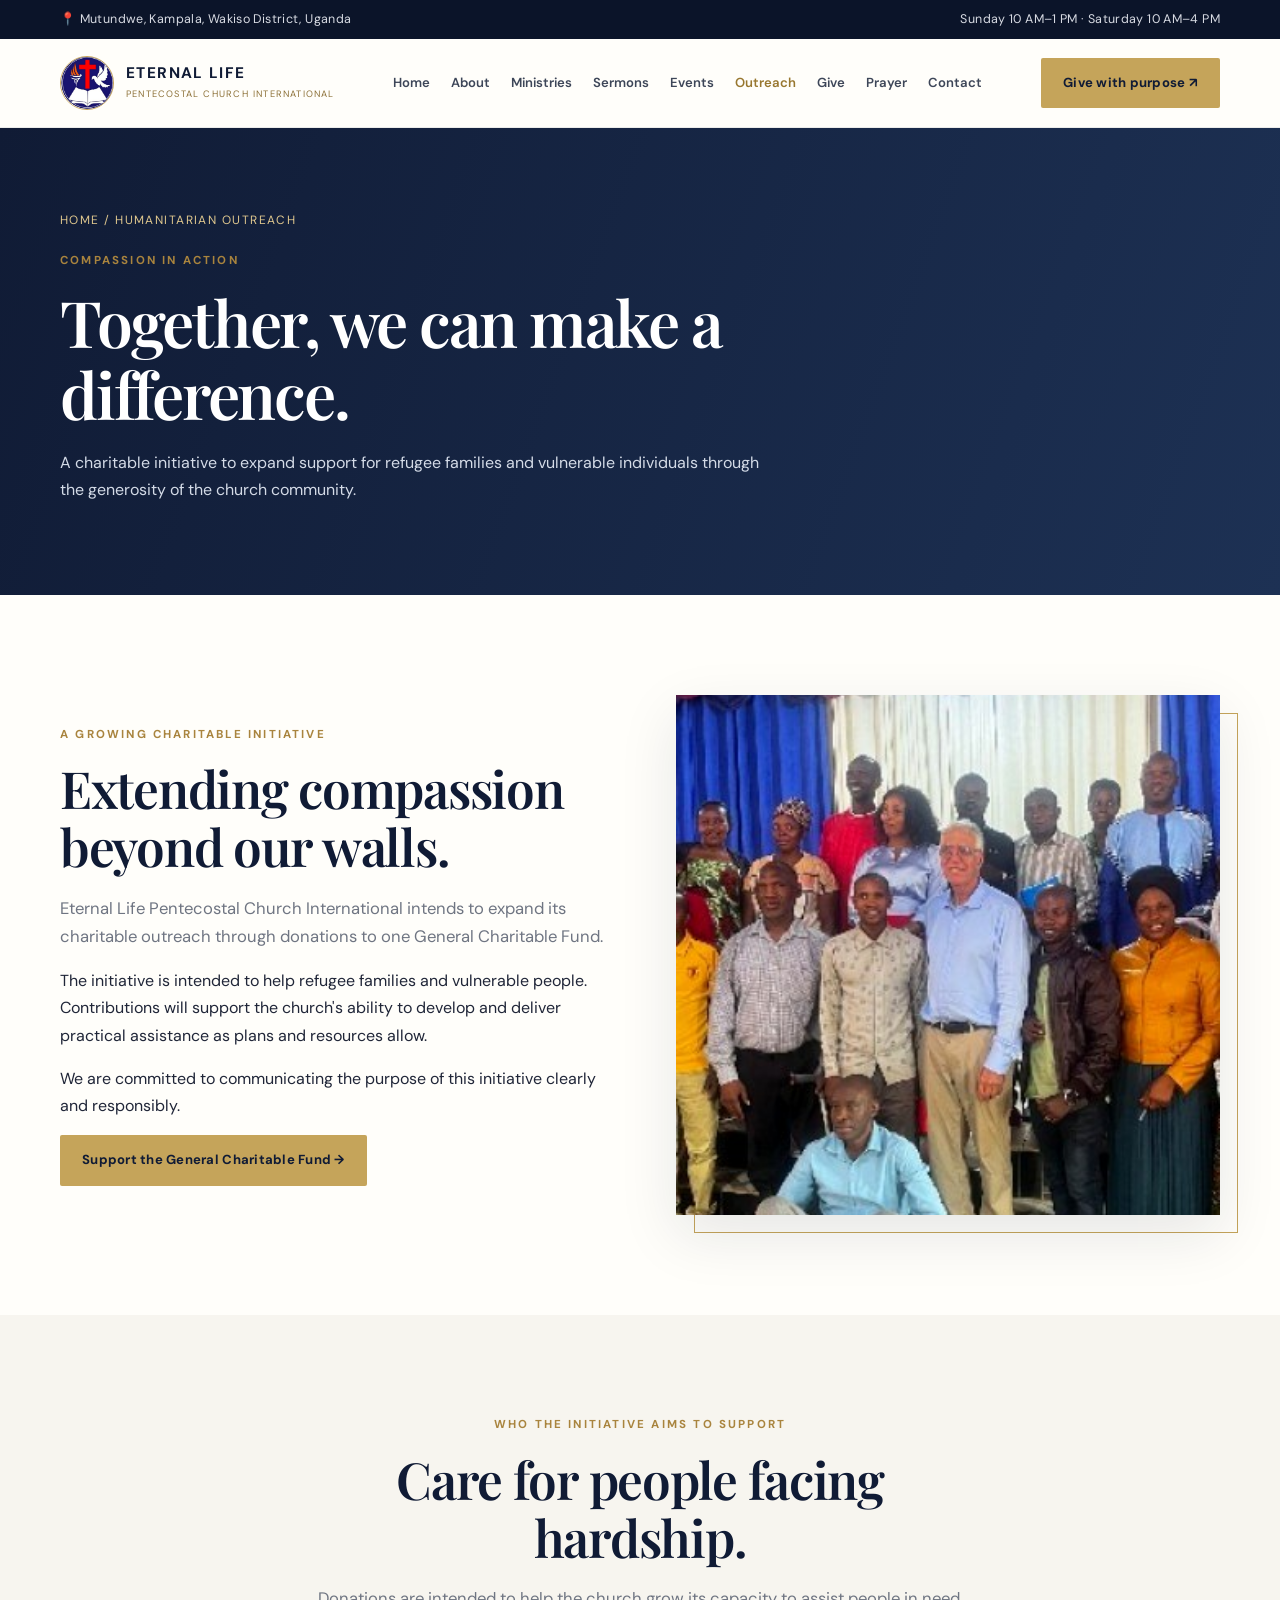
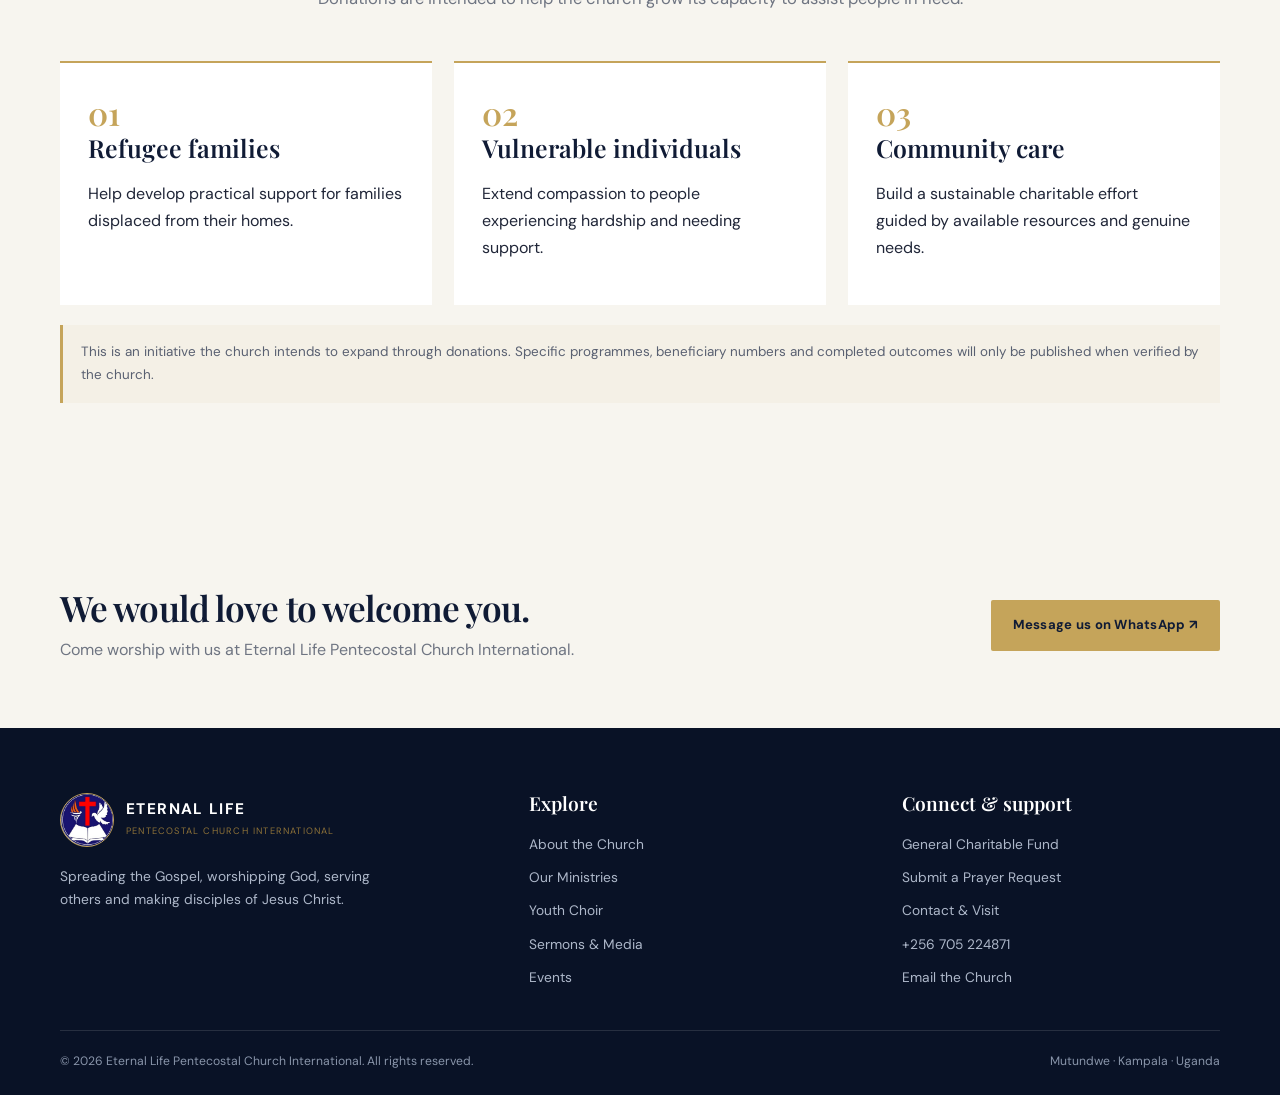
<file: outreach.html>
<!doctype html><html lang="en"><head><meta charset="utf-8"><meta name="viewport" content="width=device-width,initial-scale=1"><meta name="description" content="Eternal Life Pentecostal Church International in Mutundwe, Kampala. Faith, worship, fellowship and service."><meta name="theme-color" content="#101b35"><title>Humanitarian Outreach | Eternal Life Pentecostal Church International</title><link rel="preconnect" href="https://fonts.googleapis.com"><link rel="preconnect" href="https://fonts.gstatic.com" crossorigin><link rel="stylesheet" href="site.css"></head><body><div class="topbar"><div class="container"><span>📍 Mutundwe, Kampala, Wakiso District, Uganda</span><span>Sunday 10 AM–1 PM · Saturday 10 AM–4 PM</span></div></div><header class="header"><div class="container nav"><a class="brand" href="index.html"><img src="church-logo-web.jpg" alt="Church logo"><span><strong>ETERNAL LIFE</strong><small>PENTECOSTAL CHURCH INTERNATIONAL</small></span></a><button class="menu" id="menuBtn" aria-label="Open menu" aria-expanded="false">☰</button><nav class="navlinks" id="navLinks"><a class="" href="index.html">Home</a><a class="" href="about.html">About</a><a class="" href="ministries.html">Ministries</a><a class="" href="sermons.html">Sermons</a><a class="" href="events.html">Events</a><a class="active" href="outreach.html">Outreach</a><a class="" href="give.html">Give</a><a class="" href="prayer.html">Prayer</a><a class="" href="contact.html">Contact</a></nav><a class="nav-cta" href="give.html">Give with purpose ↗</a></div></header><main>
<section class="page-hero"><div class="container"><div class="breadcrumb">Home / Humanitarian outreach</div><div class="eyebrow">Compassion in action</div><h1>Together, we can make a difference.</h1><p>A charitable initiative to expand support for refugee families and vulnerable individuals through the generosity of the church community.</p></div></section>
<section class="section"><div class="container split"><div><div class="eyebrow">A growing charitable initiative</div><h2>Extending compassion beyond our walls.</h2><p class="lead">Eternal Life Pentecostal Church International intends to expand its charitable outreach through donations to one General Charitable Fund.</p><p>The initiative is intended to help refugee families and vulnerable people. Contributions will support the church's ability to develop and deliver practical assistance as plans and resources allow.</p><p>We are committed to communicating the purpose of this initiative clearly and responsibly.</p><a class="btn btn-gold" href="give.html">Support the General Charitable Fund →</a></div><div class="photo-frame"><img src="church-members-full-web.jpg" alt="Church members gathered together"></div></div></section>
<section class="section section-ivory"><div class="container"><div class="section-head"><div class="eyebrow">Who the initiative aims to support</div><h2>Care for people facing hardship.</h2><p>Donations are intended to help the church grow its capacity to assist people in need.</p></div><div class="impact-grid"><article class="impact"><div class="num">01</div><h3>Refugee families</h3><p>Help develop practical support for families displaced from their homes.</p></article><article class="impact"><div class="num">02</div><h3>Vulnerable individuals</h3><p>Extend compassion to people experiencing hardship and needing support.</p></article><article class="impact"><div class="num">03</div><h3>Community care</h3><p>Build a sustainable charitable effort guided by available resources and genuine needs.</p></article></div><div class="notice">This is an initiative the church intends to expand through donations. Specific programmes, beneficiary numbers and completed outcomes will only be published when verified by the church.</div></div></section>
</main><section class="cta"><div class="container cta-inner"><div><h2>We would love to welcome you.</h2><p>Come worship with us at Eternal Life Pentecostal Church International.</p></div><a class="btn btn-gold" target="_blank" rel="noopener" href="https://wa.me/256705224871">Message us on WhatsApp ↗</a></div></section><footer><div class="container"><div class="footer-grid"><div><a class="brand" href="index.html"><img src="church-logo-web.jpg" alt=""><span><strong style="color:white">ETERNAL LIFE</strong><small>PENTECOSTAL CHURCH INTERNATIONAL</small></span></a><p style="max-width:340px;margin-top:18px">Spreading the Gospel, worshipping God, serving others and making disciples of Jesus Christ.</p></div><div><h3>Explore</h3><div class="footer-links"><a href="about.html">About the Church</a><a href="ministries.html">Our Ministries</a><a href="youth-choir.html">Youth Choir</a><a href="sermons.html">Sermons & Media</a><a href="events.html">Events</a></div></div><div><h3>Connect & support</h3><div class="footer-links"><a href="give.html">General Charitable Fund</a><a href="prayer.html">Submit a Prayer Request</a><a href="contact.html">Contact & Visit</a><a href="tel:+256705224871">+256 705 224871</a><a href="mailto:churchinternationaleternallife@gmail.com">Email the Church</a></div></div></div><div class="footer-bottom"><span>© <span id="year"></span> Eternal Life Pentecostal Church International. All rights reserved.</span><span>Mutundwe · Kampala · Uganda</span></div></div></footer><script src="site.js"></script></body></html>
</file>
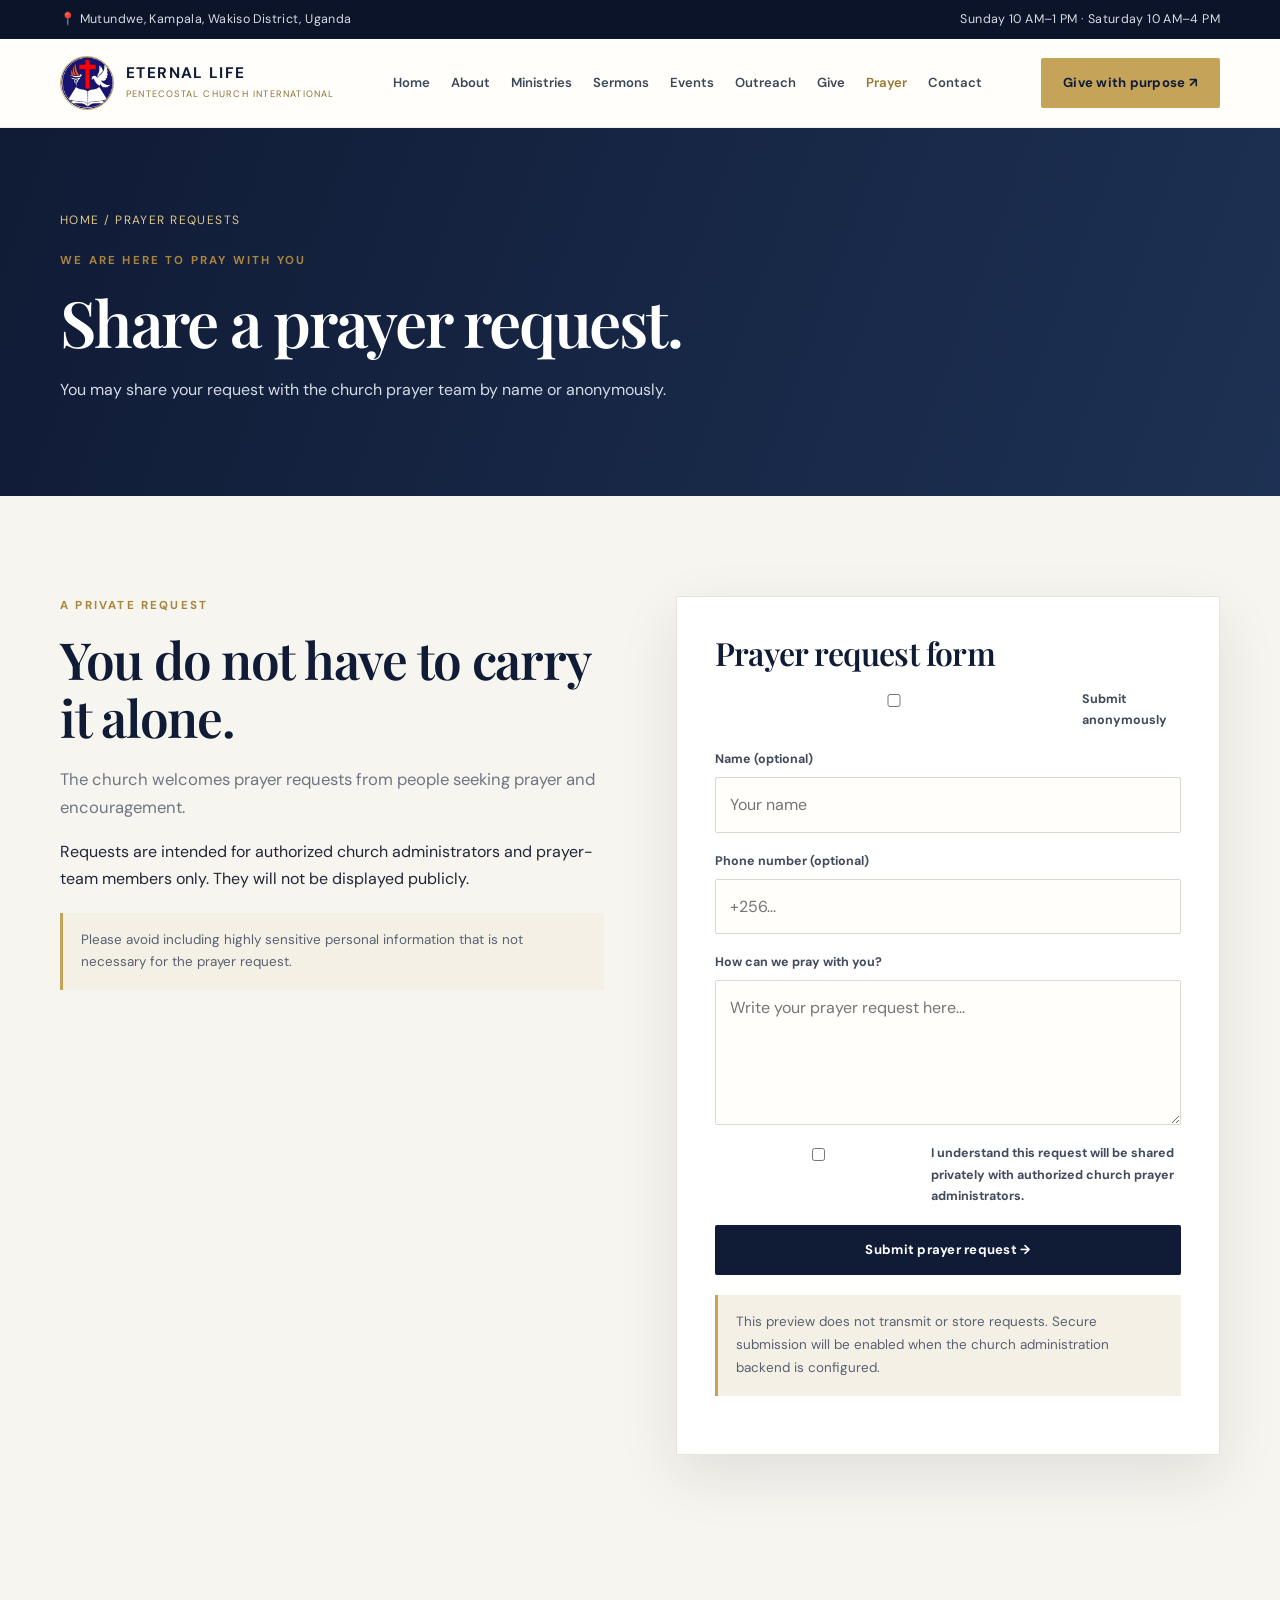
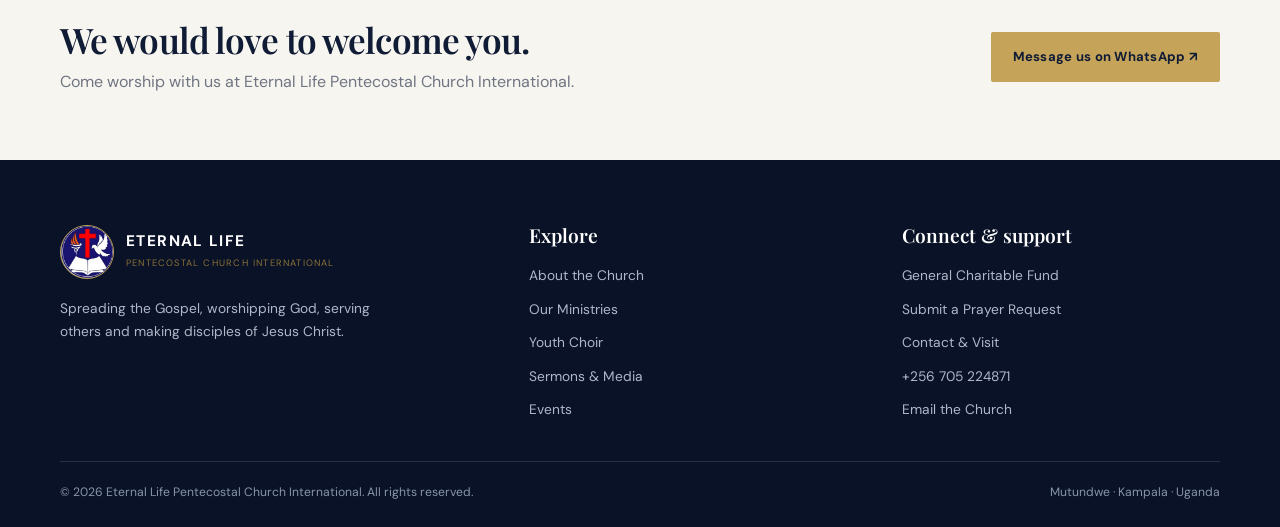
<file: prayer.html>
<!doctype html><html lang="en"><head><meta charset="utf-8"><meta name="viewport" content="width=device-width,initial-scale=1"><meta name="description" content="Eternal Life Pentecostal Church International in Mutundwe, Kampala. Faith, worship, fellowship and service."><meta name="theme-color" content="#101b35"><title>Prayer Requests | Eternal Life Pentecostal Church International</title><link rel="preconnect" href="https://fonts.googleapis.com"><link rel="preconnect" href="https://fonts.gstatic.com" crossorigin><link rel="stylesheet" href="site.css"></head><body><div class="topbar"><div class="container"><span>📍 Mutundwe, Kampala, Wakiso District, Uganda</span><span>Sunday 10 AM–1 PM · Saturday 10 AM–4 PM</span></div></div><header class="header"><div class="container nav"><a class="brand" href="index.html"><img src="church-logo-web.jpg" alt="Church logo"><span><strong>ETERNAL LIFE</strong><small>PENTECOSTAL CHURCH INTERNATIONAL</small></span></a><button class="menu" id="menuBtn" aria-label="Open menu" aria-expanded="false">☰</button><nav class="navlinks" id="navLinks"><a class="" href="index.html">Home</a><a class="" href="about.html">About</a><a class="" href="ministries.html">Ministries</a><a class="" href="sermons.html">Sermons</a><a class="" href="events.html">Events</a><a class="" href="outreach.html">Outreach</a><a class="" href="give.html">Give</a><a class="active" href="prayer.html">Prayer</a><a class="" href="contact.html">Contact</a></nav><a class="nav-cta" href="give.html">Give with purpose ↗</a></div></header><main>
<section class="page-hero"><div class="container"><div class="breadcrumb">Home / Prayer requests</div><div class="eyebrow">We are here to pray with you</div><h1>Share a prayer request.</h1><p>You may share your request with the church prayer team by name or anonymously.</p></div></section>
<section class="section section-ivory"><div class="container split" style="align-items:start"><div><div class="eyebrow">A private request</div><h2>You do not have to carry it alone.</h2><p class="lead">The church welcomes prayer requests from people seeking prayer and encouragement.</p><p>Requests are intended for authorized church administrators and prayer-team members only. They will not be displayed publicly.</p><div class="notice">Please avoid including highly sensitive personal information that is not necessary for the prayer request.</div></div><div class="giving-box"><h2 style="font-size:2rem">Prayer request form</h2><form id="prayerForm"><div class="form-grid"><div class="field full"><label class="checkline"><input type="checkbox" id="prayerAnon"> Submit anonymously</label></div><div class="field full"><label for="prayerName">Name (optional)</label><input id="prayerName" name="name" placeholder="Your name"></div><div class="field full"><label for="prayerPhone">Phone number (optional)</label><input id="prayerPhone" name="phone" type="tel" placeholder="+256..."></div><div class="field full"><label for="prayerText">How can we pray with you?</label><textarea id="prayerText" name="request" required placeholder="Write your prayer request here..."></textarea></div><div class="field full"><label class="checkline"><input type="checkbox" required> I understand this request will be shared privately with authorized church prayer administrators.</label></div><div class="field full"><button class="btn btn-dark" type="submit">Submit prayer request →</button></div></div><div class="notice">This preview does not transmit or store requests. Secure submission will be enabled when the church administration backend is configured.</div><div class="status" id="prayerStatus"></div></form></div></div></section>
</main><section class="cta"><div class="container cta-inner"><div><h2>We would love to welcome you.</h2><p>Come worship with us at Eternal Life Pentecostal Church International.</p></div><a class="btn btn-gold" target="_blank" rel="noopener" href="https://wa.me/256705224871">Message us on WhatsApp ↗</a></div></section><footer><div class="container"><div class="footer-grid"><div><a class="brand" href="index.html"><img src="church-logo-web.jpg" alt=""><span><strong style="color:white">ETERNAL LIFE</strong><small>PENTECOSTAL CHURCH INTERNATIONAL</small></span></a><p style="max-width:340px;margin-top:18px">Spreading the Gospel, worshipping God, serving others and making disciples of Jesus Christ.</p></div><div><h3>Explore</h3><div class="footer-links"><a href="about.html">About the Church</a><a href="ministries.html">Our Ministries</a><a href="youth-choir.html">Youth Choir</a><a href="sermons.html">Sermons & Media</a><a href="events.html">Events</a></div></div><div><h3>Connect & support</h3><div class="footer-links"><a href="give.html">General Charitable Fund</a><a href="prayer.html">Submit a Prayer Request</a><a href="contact.html">Contact & Visit</a><a href="tel:+256705224871">+256 705 224871</a><a href="mailto:churchinternationaleternallife@gmail.com">Email the Church</a></div></div></div><div class="footer-bottom"><span>© <span id="year"></span> Eternal Life Pentecostal Church International. All rights reserved.</span><span>Mutundwe · Kampala · Uganda</span></div></div></footer><script src="site.js"></script></body></html>
</file>
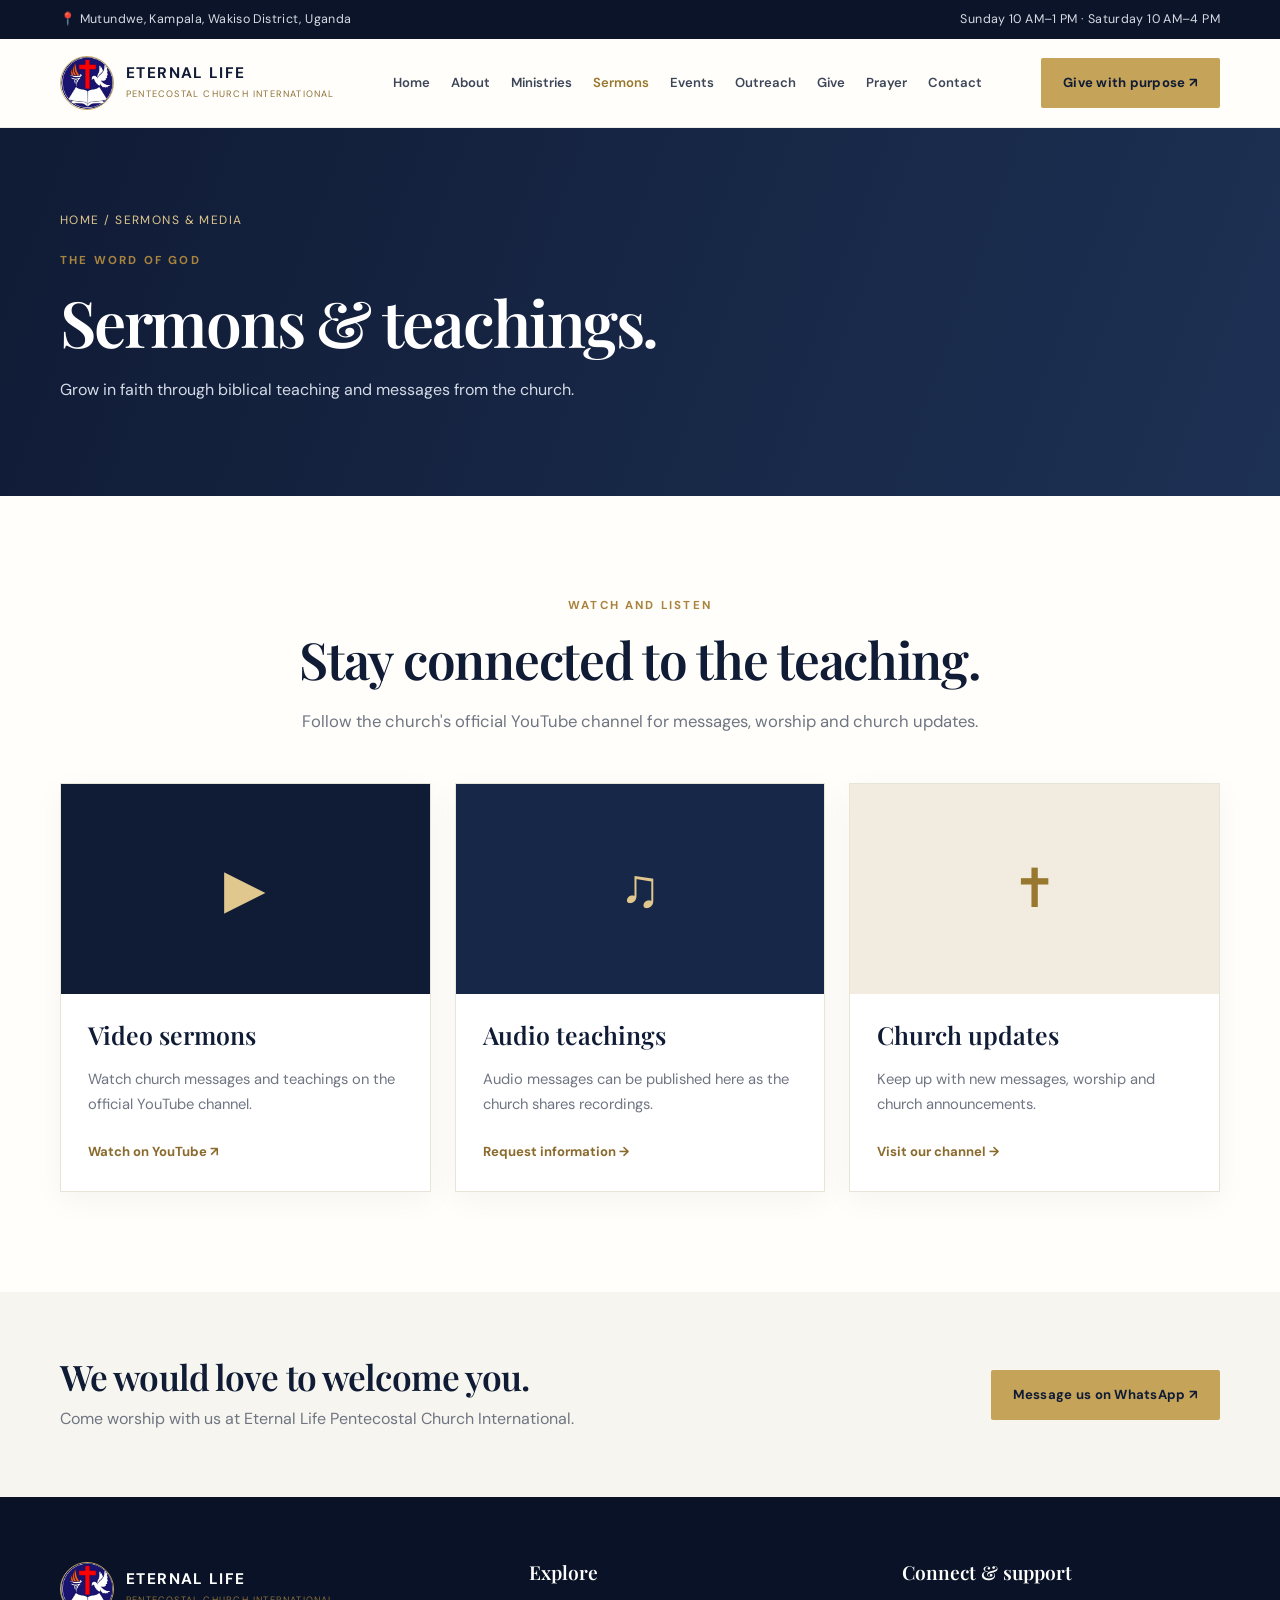
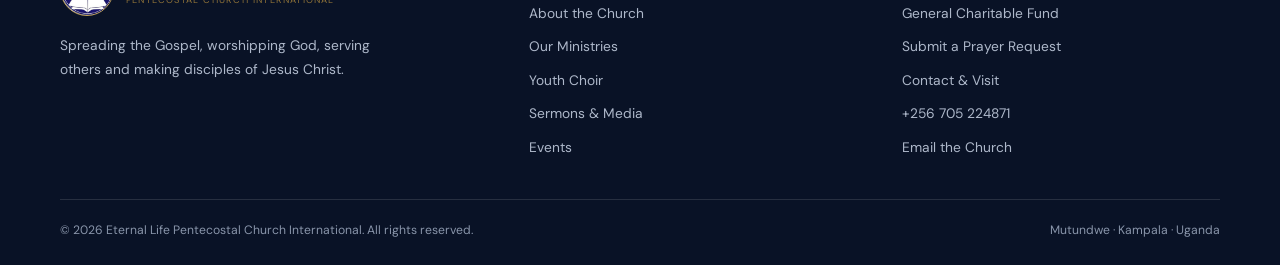
<file: sermons.html>
<!doctype html><html lang="en"><head><meta charset="utf-8"><meta name="viewport" content="width=device-width,initial-scale=1"><meta name="description" content="Eternal Life Pentecostal Church International in Mutundwe, Kampala. Faith, worship, fellowship and service."><meta name="theme-color" content="#101b35"><title>Sermons & Media | Eternal Life Pentecostal Church International</title><link rel="preconnect" href="https://fonts.googleapis.com"><link rel="preconnect" href="https://fonts.gstatic.com" crossorigin><link rel="stylesheet" href="site.css"></head><body><div class="topbar"><div class="container"><span>📍 Mutundwe, Kampala, Wakiso District, Uganda</span><span>Sunday 10 AM–1 PM · Saturday 10 AM–4 PM</span></div></div><header class="header"><div class="container nav"><a class="brand" href="index.html"><img src="church-logo-web.jpg" alt="Church logo"><span><strong>ETERNAL LIFE</strong><small>PENTECOSTAL CHURCH INTERNATIONAL</small></span></a><button class="menu" id="menuBtn" aria-label="Open menu" aria-expanded="false">☰</button><nav class="navlinks" id="navLinks"><a class="" href="index.html">Home</a><a class="" href="about.html">About</a><a class="" href="ministries.html">Ministries</a><a class="active" href="sermons.html">Sermons</a><a class="" href="events.html">Events</a><a class="" href="outreach.html">Outreach</a><a class="" href="give.html">Give</a><a class="" href="prayer.html">Prayer</a><a class="" href="contact.html">Contact</a></nav><a class="nav-cta" href="give.html">Give with purpose ↗</a></div></header><main>
<section class="page-hero"><div class="container"><div class="breadcrumb">Home / Sermons & media</div><div class="eyebrow">The Word of God</div><h1>Sermons & teachings.</h1><p>Grow in faith through biblical teaching and messages from the church.</p></div></section>
<section class="section"><div class="container"><div class="section-head"><div class="eyebrow">Watch and listen</div><h2>Stay connected to the teaching.</h2><p>Follow the church's official YouTube channel for messages, worship and church updates.</p></div><div class="cards"><article class="card"><div style="height:210px;background:#101b35;display:grid;place-items:center;color:#dfc78e;font-size:3.4rem">▶</div><div class="card-body"><h3>Video sermons</h3><p>Watch church messages and teachings on the official YouTube channel.</p><a class="text-link" target="_blank" rel="noopener" href="https://youtube.com/@eternallifepentecostalchur5250?si=ZOp0n9ESfdSp3fed">Watch on YouTube ↗</a></div></article><article class="card"><div style="height:210px;background:#172747;display:grid;place-items:center;color:#dfc78e;font-size:3.4rem">♫</div><div class="card-body"><h3>Audio teachings</h3><p>Audio messages can be published here as the church shares recordings.</p><a class="text-link" href="mailto:churchinternationaleternallife@gmail.com">Request information →</a></div></article><article class="card"><div style="height:210px;background:#f1ecdf;display:grid;place-items:center;color:#98772f;font-size:3.4rem">✝</div><div class="card-body"><h3>Church updates</h3><p>Keep up with new messages, worship and church announcements.</p><a class="text-link" target="_blank" rel="noopener" href="https://youtube.com/@eternallifepentecostalchur5250?si=ZOp0n9ESfdSp3fed">Visit our channel →</a></div></article></div></div></section>
</main><section class="cta"><div class="container cta-inner"><div><h2>We would love to welcome you.</h2><p>Come worship with us at Eternal Life Pentecostal Church International.</p></div><a class="btn btn-gold" target="_blank" rel="noopener" href="https://wa.me/256705224871">Message us on WhatsApp ↗</a></div></section><footer><div class="container"><div class="footer-grid"><div><a class="brand" href="index.html"><img src="church-logo-web.jpg" alt=""><span><strong style="color:white">ETERNAL LIFE</strong><small>PENTECOSTAL CHURCH INTERNATIONAL</small></span></a><p style="max-width:340px;margin-top:18px">Spreading the Gospel, worshipping God, serving others and making disciples of Jesus Christ.</p></div><div><h3>Explore</h3><div class="footer-links"><a href="about.html">About the Church</a><a href="ministries.html">Our Ministries</a><a href="youth-choir.html">Youth Choir</a><a href="sermons.html">Sermons & Media</a><a href="events.html">Events</a></div></div><div><h3>Connect & support</h3><div class="footer-links"><a href="give.html">General Charitable Fund</a><a href="prayer.html">Submit a Prayer Request</a><a href="contact.html">Contact & Visit</a><a href="tel:+256705224871">+256 705 224871</a><a href="mailto:churchinternationaleternallife@gmail.com">Email the Church</a></div></div></div><div class="footer-bottom"><span>© <span id="year"></span> Eternal Life Pentecostal Church International. All rights reserved.</span><span>Mutundwe · Kampala · Uganda</span></div></div></footer><script src="site.js"></script></body></html>
</file>
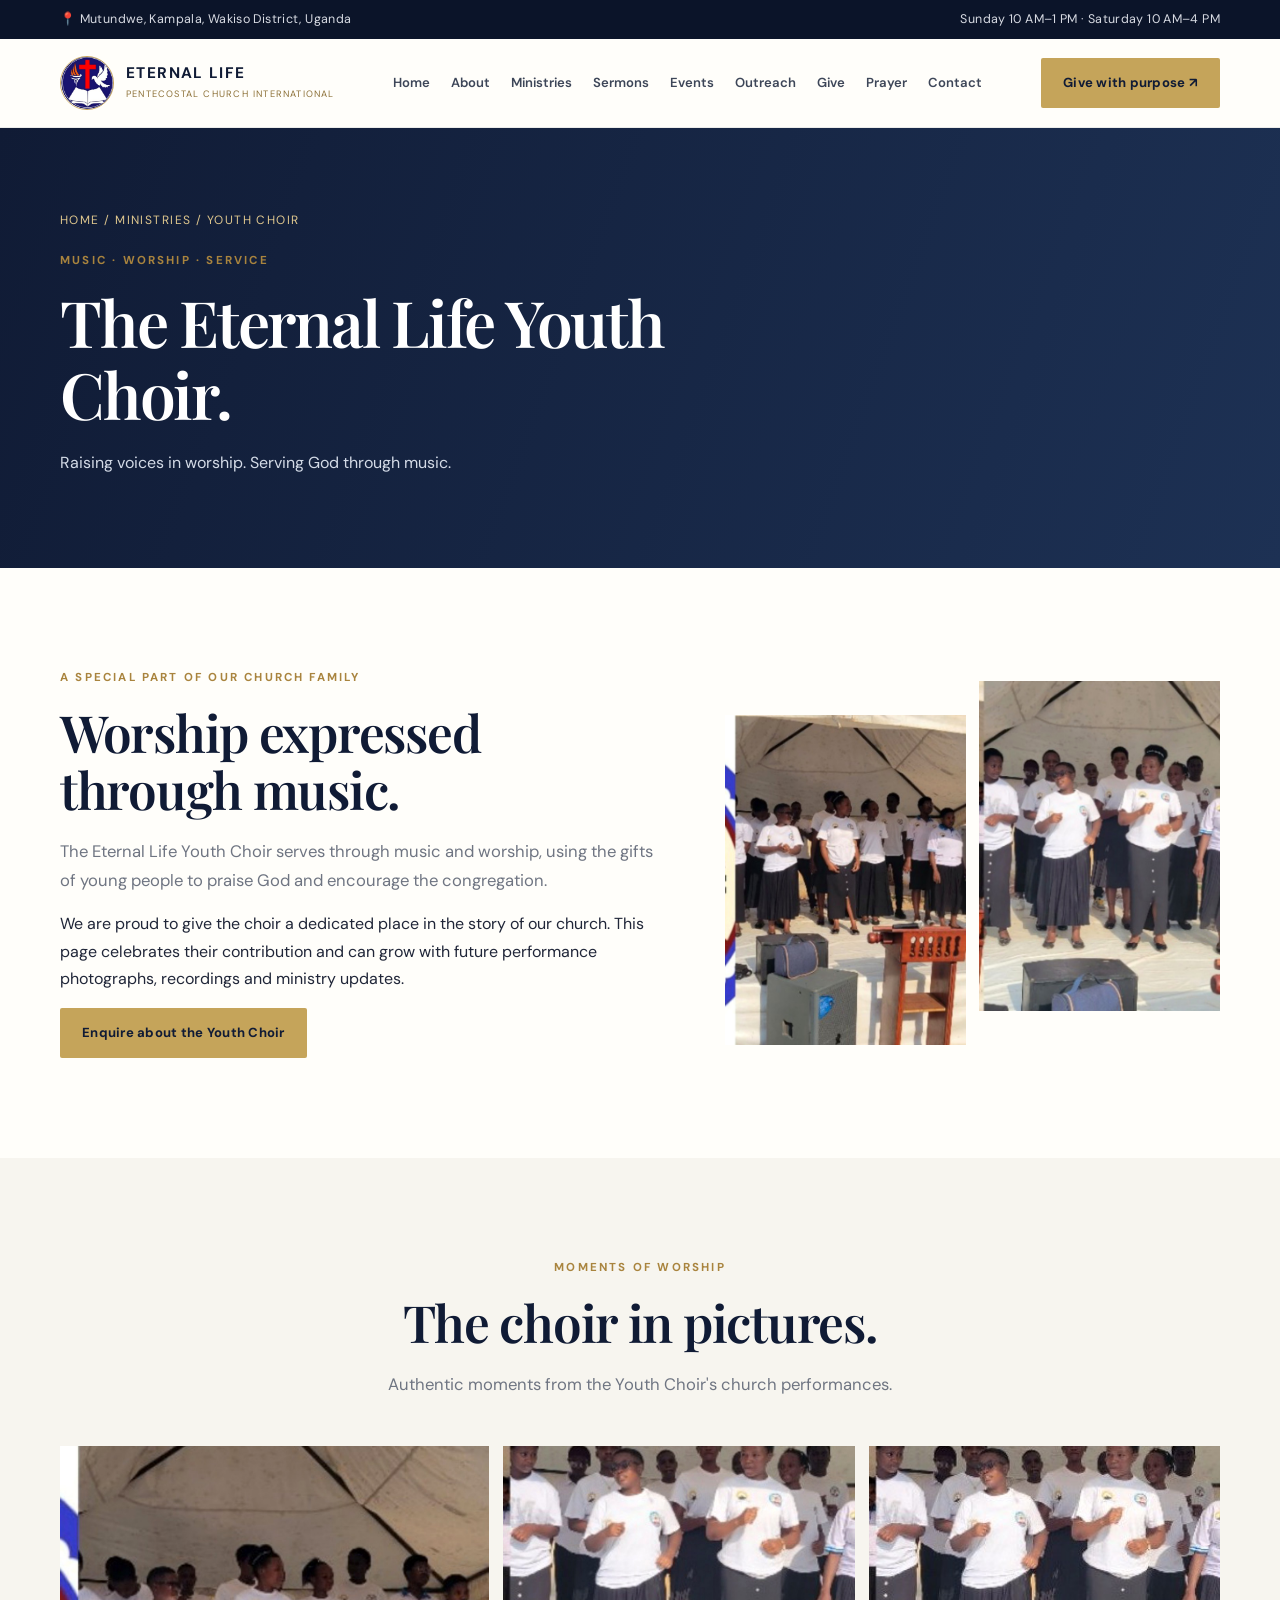
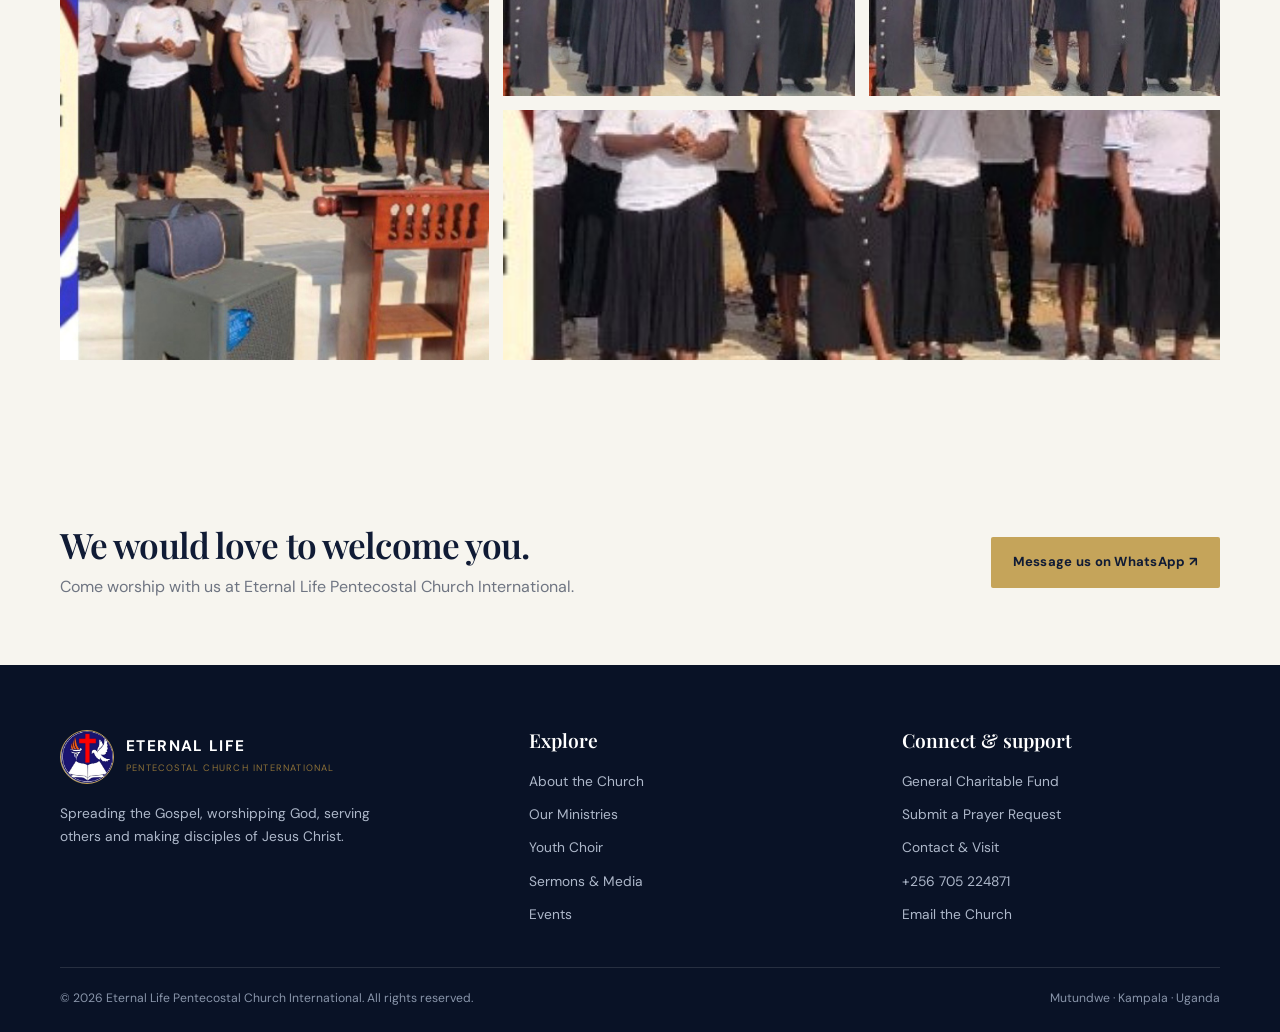
<file: youth-choir.html>
<!doctype html><html lang="en"><head><meta charset="utf-8"><meta name="viewport" content="width=device-width,initial-scale=1"><meta name="description" content="Eternal Life Pentecostal Church International in Mutundwe, Kampala. Faith, worship, fellowship and service."><meta name="theme-color" content="#101b35"><title>Youth Choir | Eternal Life Pentecostal Church International</title><link rel="preconnect" href="https://fonts.googleapis.com"><link rel="preconnect" href="https://fonts.gstatic.com" crossorigin><link rel="stylesheet" href="site.css"></head><body><div class="topbar"><div class="container"><span>📍 Mutundwe, Kampala, Wakiso District, Uganda</span><span>Sunday 10 AM–1 PM · Saturday 10 AM–4 PM</span></div></div><header class="header"><div class="container nav"><a class="brand" href="index.html"><img src="church-logo-web.jpg" alt="Church logo"><span><strong>ETERNAL LIFE</strong><small>PENTECOSTAL CHURCH INTERNATIONAL</small></span></a><button class="menu" id="menuBtn" aria-label="Open menu" aria-expanded="false">☰</button><nav class="navlinks" id="navLinks"><a class="" href="index.html">Home</a><a class="" href="about.html">About</a><a class="" href="ministries.html">Ministries</a><a class="" href="sermons.html">Sermons</a><a class="" href="events.html">Events</a><a class="" href="outreach.html">Outreach</a><a class="" href="give.html">Give</a><a class="" href="prayer.html">Prayer</a><a class="" href="contact.html">Contact</a></nav><a class="nav-cta" href="give.html">Give with purpose ↗</a></div></header><main>
<section class="page-hero"><div class="container"><div class="breadcrumb">Home / Ministries / Youth Choir</div><div class="eyebrow">Music · Worship · Service</div><h1>The Eternal Life Youth Choir.</h1><p>Raising voices in worship. Serving God through music.</p></div></section>
<section class="section"><div class="container choir-feature"><div><div class="eyebrow">A special part of our church family</div><h2>Worship expressed through music.</h2><p class="lead">The Eternal Life Youth Choir serves through music and worship, using the gifts of young people to praise God and encourage the congregation.</p><p>We are proud to give the choir a dedicated place in the story of our church. This page celebrates their contribution and can grow with future performance photographs, recordings and ministry updates.</p><a class="btn btn-gold" href="contact.html">Enquire about the Youth Choir</a></div><div class="choir-pics"><img src="youth-choir-live-01-web.jpg" alt="Youth Choir singing together"><img src="youth-choir-live-02-web.jpg" alt="Youth Choir performing"></div></div></section>
<section class="section section-ivory"><div class="container"><div class="section-head"><div class="eyebrow">Moments of worship</div><h2>The choir in pictures.</h2><p>Authentic moments from the Youth Choir's church performances.</p></div><div class="gallery"><img src="youth-choir-live-01-web.jpg" alt="Youth Choir group performance"><img src="youth-choir-live-02-web.jpg" alt="Youth Choir singing"><img src="youth-choir-group-web.jpg" alt="Youth choir group"><img src="youth-choir-web.jpg" alt="Youth Choir ministry photograph"></div></div></section>
</main><section class="cta"><div class="container cta-inner"><div><h2>We would love to welcome you.</h2><p>Come worship with us at Eternal Life Pentecostal Church International.</p></div><a class="btn btn-gold" target="_blank" rel="noopener" href="https://wa.me/256705224871">Message us on WhatsApp ↗</a></div></section><footer><div class="container"><div class="footer-grid"><div><a class="brand" href="index.html"><img src="church-logo-web.jpg" alt=""><span><strong style="color:white">ETERNAL LIFE</strong><small>PENTECOSTAL CHURCH INTERNATIONAL</small></span></a><p style="max-width:340px;margin-top:18px">Spreading the Gospel, worshipping God, serving others and making disciples of Jesus Christ.</p></div><div><h3>Explore</h3><div class="footer-links"><a href="about.html">About the Church</a><a href="ministries.html">Our Ministries</a><a href="youth-choir.html">Youth Choir</a><a href="sermons.html">Sermons & Media</a><a href="events.html">Events</a></div></div><div><h3>Connect & support</h3><div class="footer-links"><a href="give.html">General Charitable Fund</a><a href="prayer.html">Submit a Prayer Request</a><a href="contact.html">Contact & Visit</a><a href="tel:+256705224871">+256 705 224871</a><a href="mailto:churchinternationaleternallife@gmail.com">Email the Church</a></div></div></div><div class="footer-bottom"><span>© <span id="year"></span> Eternal Life Pentecostal Church International. All rights reserved.</span><span>Mutundwe · Kampala · Uganda</span></div></div></footer><script src="site.js"></script></body></html>
</file>
<file: site.css>
@import url('https://fonts.googleapis.com/css2?family=DM+Sans:wght@400;500;600;700&family=Playfair+Display:wght@500;600;700&display=swap');
:root{--navy:#101b35;--navy2:#172747;--gold:#c5a45a;--gold2:#dfc78e;--ivory:#f7f5ef;--paper:#fffefa;--ink:#202638;--muted:#6f7582;--line:#e9e4d8;--green:#315b4d;--serif:'Playfair Display',Georgia,serif;--sans:'DM Sans',Arial,sans-serif;--shadow:0 20px 55px rgba(16,27,53,.10)}
*{box-sizing:border-box}html{scroll-behavior:smooth}body{margin:0;background:var(--paper);color:var(--ink);font:16px/1.7 var(--sans)}img{max-width:100%;display:block}a{color:inherit;text-decoration:none}button,input,select,textarea{font:inherit}.container{width:min(1160px,calc(100% - 44px));margin:auto}.topbar{background:#0b1429;color:#d8dbe3;font-size:.78rem;letter-spacing:.03em}.topbar .container{display:flex;justify-content:space-between;padding:9px 0;gap:15px}.header{position:sticky;top:0;z-index:20;background:rgba(255,254,250,.96);backdrop-filter:blur(14px);border-bottom:1px solid rgba(16,27,53,.08)}.nav{height:88px;display:flex;align-items:center;justify-content:space-between;gap:25px}.brand{display:flex;align-items:center;gap:12px;min-width:220px}.brand img{width:54px;height:54px;object-fit:cover;border-radius:50%;border:1px solid var(--gold)}.brand strong{display:block;font:700 .96rem/1.2 var(--sans);letter-spacing:.09em;color:var(--navy)}.brand small{display:block;font-size:.58rem;letter-spacing:.13em;color:#8d7138;margin-top:5px}.navlinks{display:flex;align-items:center;gap:21px;font-size:.82rem;font-weight:600;color:#3d4658}.navlinks a:hover,.navlinks a.active{color:#98772f}.nav-cta,.btn{display:inline-flex;align-items:center;justify-content:center;gap:10px;padding:13px 21px;border-radius:2px;font-size:.82rem;font-weight:700;letter-spacing:.02em;transition:.25s;border:1px solid transparent;cursor:pointer}.nav-cta,.btn-gold{background:var(--gold);color:#101b35}.nav-cta:hover,.btn-gold:hover{background:#d5b76f;transform:translateY(-2px)}.btn-outline{border-color:rgba(255,255,255,.65);color:white;background:transparent}.btn-outline:hover{background:white;color:var(--navy)}.btn-dark{background:var(--navy);color:white}.btn-dark:hover{background:#24395f;transform:translateY(-2px)}.menu{display:none;background:none;border:0;font-size:1.6rem;color:var(--navy)}.hero{position:relative;min-height:650px;display:flex;align-items:center;color:white;background:var(--navy);overflow:hidden}.hero:before{content:"";position:absolute;inset:0;background:linear-gradient(90deg,rgba(8,16,34,.94) 0%,rgba(8,16,34,.82) 48%,rgba(8,16,34,.35) 100%),url('../images/worship-service-collage-web.jpg') center 42%/cover}.hero-content{position:relative;padding:105px 0;max-width:720px}.eyebrow{font-size:.72rem;font-weight:700;text-transform:uppercase;letter-spacing:.19em;color:#a9843e;margin-bottom:16px}.hero .eyebrow{color:var(--gold2)}h1,h2,h3{font-family:var(--serif);font-weight:600;line-height:1.13;color:var(--navy);margin:0 0 18px}h1{font-size:clamp(2.8rem,6vw,5.1rem);color:white;max-width:760px;letter-spacing:-.035em}h2{font-size:clamp(2.1rem,4vw,3.3rem);letter-spacing:-.025em}h3{font-size:1.55rem}.hero p{max-width:620px;color:#e0e4eb;font-size:1.06rem;line-height:1.8}.actions{display:flex;gap:13px;flex-wrap:wrap;margin-top:30px}.section{padding:100px 0}.section-ivory{background:var(--ivory)}.section-dark{background:var(--navy);color:white}.section-dark h2,.section-dark h3{color:white}.section-dark p{color:#c5ccda}.section-head{max-width:700px;margin:0 auto 48px;text-align:center}.section-head p,.lead{font-size:1.04rem;color:var(--muted)}.split{display:grid;grid-template-columns:1fr 1fr;gap:72px;align-items:center}.photo-frame{position:relative}.photo-frame img{width:100%;height:520px;object-fit:cover;box-shadow:var(--shadow)}.photo-frame:after{content:"";position:absolute;inset:18px -18px -18px 18px;border:1px solid var(--gold);z-index:-1}.stat-row{display:grid;grid-template-columns:repeat(3,1fr);gap:15px;margin-top:30px}.stat{border-top:1px solid var(--gold);padding-top:14px}.stat strong{display:block;font:600 1.8rem var(--serif);color:var(--navy)}.stat span{font-size:.75rem;color:var(--muted)}.cards{display:grid;grid-template-columns:repeat(3,1fr);gap:24px}.card{background:white;border:1px solid var(--line);box-shadow:0 8px 30px rgba(16,27,53,.045);transition:.25s;overflow:hidden}.card:hover{transform:translateY(-6px);box-shadow:var(--shadow)}.card img{height:245px;width:100%;object-fit:cover}.card-body{padding:27px}.card-body p{color:var(--muted);font-size:.92rem}.text-link{display:inline-block;color:#8b6b2d;font-weight:700;font-size:.82rem;margin-top:9px}.feature-band{background:linear-gradient(110deg,#111d39,#1d3154);color:white;padding:76px 0}.feature-band h2{color:white}.feature-band p{color:#d5dbe5;max-width:630px}.choir-feature{display:grid;grid-template-columns:1.1fr .9fr;gap:60px;align-items:center}.choir-pics{display:grid;grid-template-columns:1fr 1fr;gap:13px}.choir-pics img{height:330px;width:100%;object-fit:cover}.choir-pics img:first-child{margin-top:34px}.pill{display:inline-block;border:1px solid rgba(197,164,90,.65);padding:7px 12px;color:var(--gold2);font-size:.68rem;letter-spacing:.14em;text-transform:uppercase}.page-hero{background:linear-gradient(110deg,#101b35,#1d3154);color:white;padding:82px 0 76px}.page-hero h1{font-size:clamp(2.6rem,5vw,4.2rem)}.page-hero p{max-width:700px;color:#d4dbe7}.breadcrumb{color:var(--gold2);font-size:.75rem;letter-spacing:.12em;text-transform:uppercase;margin-bottom:20px}.quote{font:italic 1.3rem/1.6 var(--serif);color:var(--navy);border-left:3px solid var(--gold);padding:5px 0 5px 22px;margin:28px 0}.pastor{display:grid;grid-template-columns:.8fr 1.2fr;gap:60px;align-items:center}.pastor img{width:100%;height:510px;object-fit:cover;object-position:center 20%}.schedule{display:grid;grid-template-columns:1fr 1fr;gap:20px}.schedule article{padding:32px;border:1px solid rgba(197,164,90,.35);background:rgba(255,255,255,.04)}.schedule small{color:var(--gold2);text-transform:uppercase;letter-spacing:.16em}.schedule h3{margin:12px 0;color:white}.schedule strong{display:block;color:white;margin-top:16px}.gallery{display:grid;grid-template-columns:1.1fr .9fr .9fr;grid-auto-rows:250px;gap:14px}.gallery img{width:100%;height:100%;object-fit:cover}.gallery img:first-child{grid-row:span 2}.gallery img:last-child{grid-column:span 2}.giving-box{background:white;padding:38px;border:1px solid var(--line);box-shadow:var(--shadow)}.form-grid{display:grid;grid-template-columns:1fr 1fr;gap:18px}.field{display:flex;flex-direction:column;gap:7px}.field.full{grid-column:1/-1}.field label{font-size:.78rem;font-weight:700;color:#424b5c}.field input,.field select,.field textarea{width:100%;border:1px solid #dcd8cf;background:#fffefa;padding:13px 14px;border-radius:2px;color:var(--ink);outline:none}.field input:focus,.field textarea:focus,.field select:focus{border-color:var(--gold);box-shadow:0 0 0 3px rgba(197,164,90,.13)}.field textarea{min-height:145px;resize:vertical}.choice-row{display:flex;gap:10px;flex-wrap:wrap}.choice{display:flex;align-items:center;gap:8px;border:1px solid var(--line);padding:11px 14px;font-size:.84rem}.notice{padding:16px 18px;background:#f4f0e6;border-left:3px solid var(--gold);color:#596071;font-size:.84rem;margin:20px 0}.checkline{display:flex;align-items:flex-start;gap:10px;font-size:.83rem;color:#566071}.checkline input{margin-top:5px}.status{display:none;margin-top:16px;padding:13px 16px;background:#edf4ee;color:#27563c;border-left:3px solid #4b8b61}.status.show{display:block}.impact-grid{display:grid;grid-template-columns:repeat(3,1fr);gap:22px}.impact{padding:28px;border-top:2px solid var(--gold);background:white}.impact .num{font:600 2rem var(--serif);color:var(--gold)}.contact-grid{display:grid;grid-template-columns:.9fr 1.1fr;gap:60px}.contact-list{display:grid;gap:18px;margin-top:25px}.contact-item{padding-bottom:16px;border-bottom:1px solid var(--line)}.contact-item strong{display:block;color:var(--navy)}.contact-item span,.contact-item a{font-size:.9rem;color:var(--muted);overflow-wrap:anywhere}.map{width:100%;height:380px;border:0;box-shadow:var(--shadow)}.cta{padding:65px 0;background:var(--ivory)}.cta-inner{display:flex;align-items:center;justify-content:space-between;gap:30px}.cta h2{font-size:2.2rem;margin-bottom:8px}.cta p{margin:0;color:var(--muted)}footer{background:#091226;color:#cbd2df;padding:65px 0 24px}.footer-grid{display:grid;grid-template-columns:1.3fr 1fr 1fr;gap:55px;padding-bottom:40px}.footer-grid h3{font-size:1.2rem;color:white}.footer-grid p,.footer-grid a{font-size:.86rem;color:#aeb8ca}.footer-links{display:grid;gap:10px}.footer-links a:hover{color:var(--gold2)}.footer-bottom{border-top:1px solid rgba(255,255,255,.12);padding-top:20px;display:flex;justify-content:space-between;gap:15px;color:#8995aa;font-size:.76rem}.admin-shell{min-height:100vh;background:#f2f3f6}.admin-top{background:var(--navy);color:white;padding:22px}.admin-layout{display:grid;grid-template-columns:230px 1fr;min-height:calc(100vh - 70px)}.admin-side{background:#111d39;padding:25px;color:white}.admin-side a{display:block;padding:12px;color:#d1d8e4;font-size:.88rem}.admin-main{padding:35px}.admin-cards{display:grid;grid-template-columns:repeat(3,1fr);gap:18px}.admin-card{background:white;padding:23px;border:1px solid #e4e6eb}.admin-card strong{display:block;font:600 2rem var(--serif);color:var(--navy)}.admin-card span{font-size:.8rem;color:var(--muted)}.admin-table{width:100%;border-collapse:collapse;background:white;margin-top:25px}.admin-table th,.admin-table td{text-align:left;padding:14px;border-bottom:1px solid #eceef1;font-size:.82rem}.tag{padding:4px 8px;background:#f0eadc;color:#806329;font-size:.7rem}.footer-note{font-size:.75rem;color:#8a8f9b;margin-top:15px}
@media(max-width:980px){.navlinks{gap:12px;font-size:.75rem}.nav-cta{display:none}.split,.choir-feature{gap:40px}.cards{gap:16px}.card-body{padding:20px}}
@media(max-width:760px){.container{width:min(100% - 32px,1160px)}.topbar .container{justify-content:center}.topbar .container span:last-child{display:none}.nav{height:74px}.brand img{width:46px;height:46px}.brand strong{font-size:.82rem}.brand small{font-size:.5rem}.menu{display:block}.navlinks{display:none;position:absolute;top:74px;left:0;right:0;background:var(--paper);padding:15px 24px 22px;box-shadow:0 15px 25px rgba(0,0,0,.1);flex-direction:column;align-items:stretch}.navlinks.open{display:flex}.navlinks a{padding:10px 0;border-bottom:1px solid var(--line);font-size:.9rem}.hero{min-height:590px}.hero-content{padding:78px 0}.hero:before{background:linear-gradient(90deg,rgba(8,16,34,.94),rgba(8,16,34,.66)),url('../images/worship-service-collage-web.jpg') center/cover}.section{padding:72px 0}.split,.choir-feature,.pastor,.contact-grid{grid-template-columns:1fr;gap:35px}.photo-frame img{height:390px}.photo-frame:after{inset:12px -8px -12px 8px}.stat-row{gap:10px}.stat strong{font-size:1.4rem}.cards,.impact-grid{grid-template-columns:1fr}.card img{height:260px}.choir-pics img{height:260px}.page-hero{padding:65px 0}.schedule{grid-template-columns:1fr}.gallery{grid-template-columns:1fr 1fr;grid-auto-rows:180px}.gallery img:first-child{grid-row:auto}.gallery img:last-child{grid-column:auto}.form-grid{grid-template-columns:1fr}.field.full{grid-column:auto}.giving-box{padding:24px}.cta-inner{align-items:flex-start;flex-direction:column}.footer-grid{grid-template-columns:1fr;gap:30px}.footer-bottom{flex-direction:column}.admin-layout{grid-template-columns:1fr}.admin-side{display:flex;flex-wrap:wrap;gap:6px}.admin-side a{padding:8px}.admin-main{padding:20px}.admin-cards{grid-template-columns:1fr}.admin-table{display:block;overflow:auto}}
</file>
